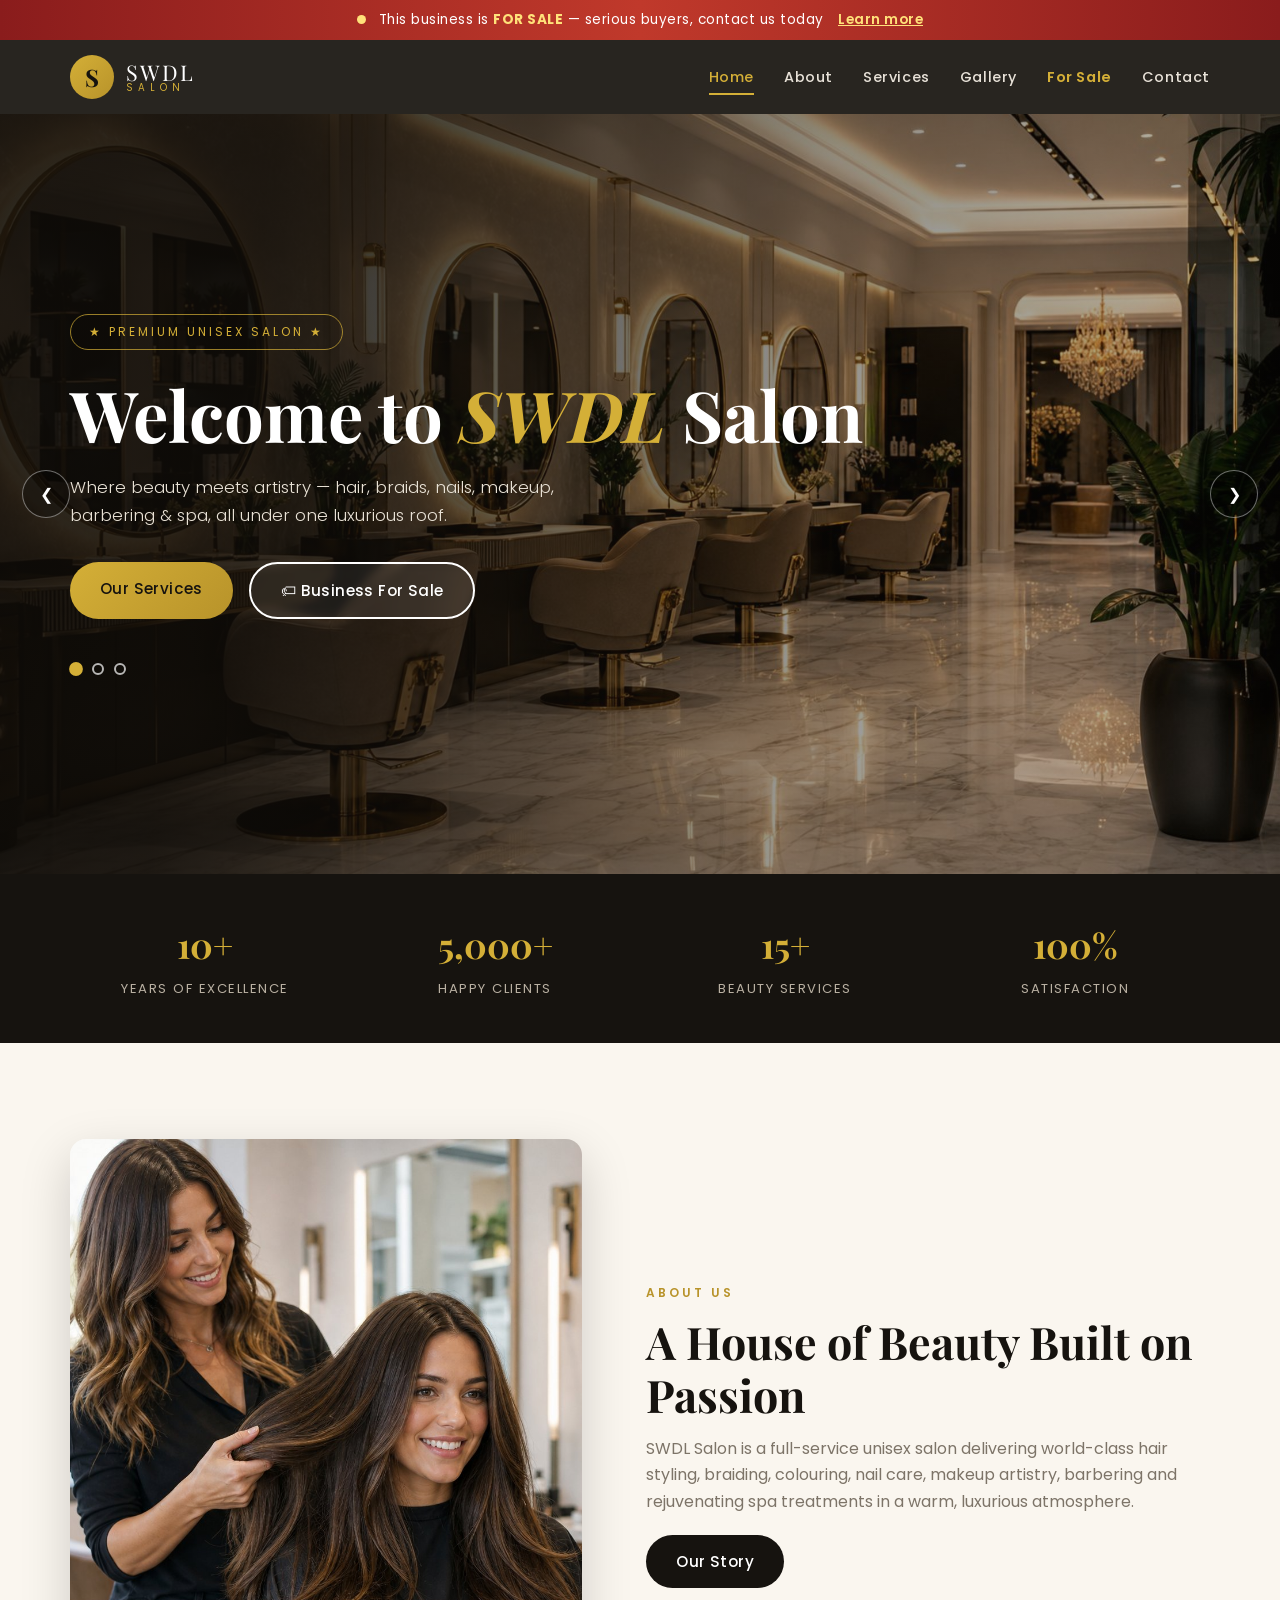
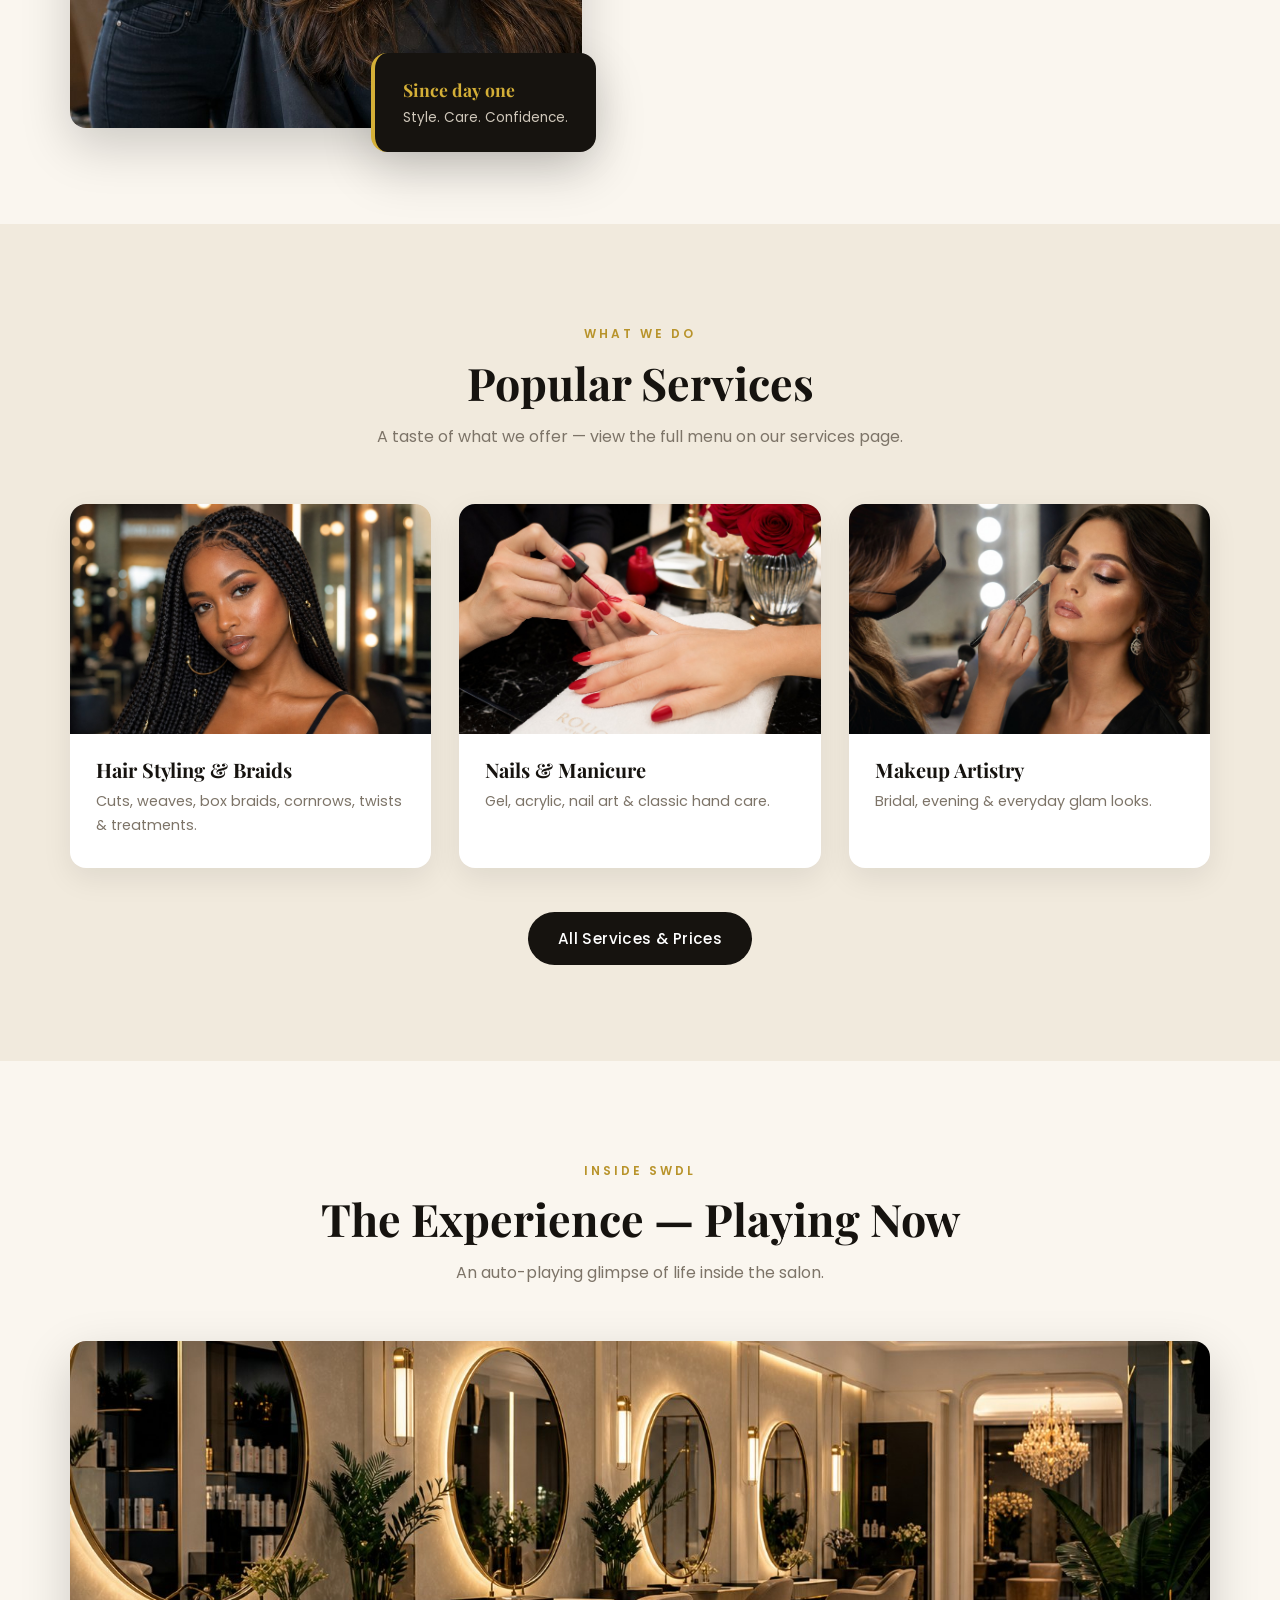
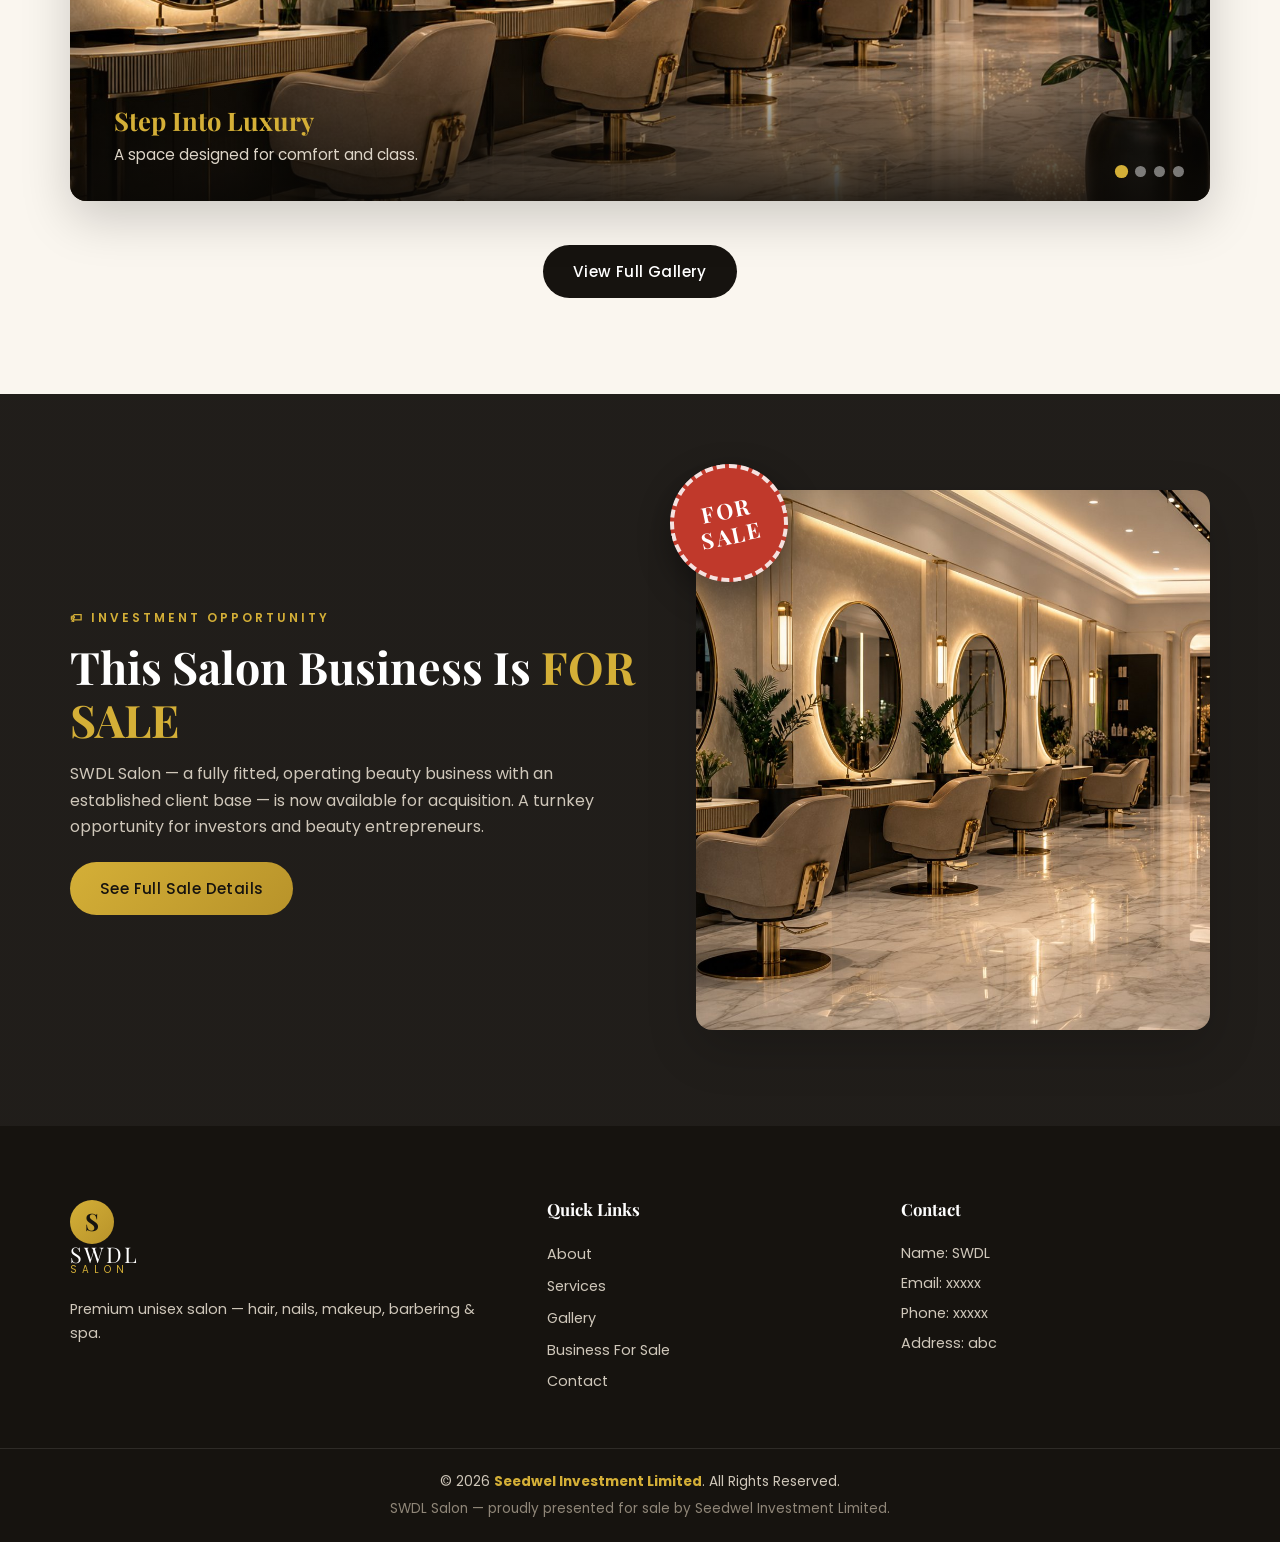
<file: index.html>
<!DOCTYPE html>
<html lang="en">
<head>
  <meta charset="UTF-8" />
  <meta name="viewport" content="width=device-width, initial-scale=1.0" />
  <title>SWDL Salon — Premium Beauty &amp; Grooming | Business For Sale</title>
  <meta name="description" content="SWDL — a premium unisex salon. Hair, braids, nails, makeup, barbering & spa. This business is FOR SALE by Seedwel Investment Limited." />
  <link rel="preconnect" href="https://fonts.googleapis.com" />
  <link rel="preconnect" href="https://fonts.gstatic.com" crossorigin />
  <link href="https://fonts.googleapis.com/css2?family=Playfair+Display:ital,wght@0,500;0,700;1,500&family=Poppins:wght@300;400;500;600&display=swap" rel="stylesheet" />
  <link rel="stylesheet" href="css/style.css" />
</head>
<body>

  <!-- ======= FOR SALE RIBBON ======= -->
  <div class="sale-ribbon">
    <span class="blink-dot"></span>
    This business is <strong>FOR SALE</strong> — serious buyers, contact us today
    <a href="for-sale.html" class="ribbon-link">Learn more</a>
  </div>

  <!-- ======= NAVBAR ======= -->
  <header class="navbar" id="navbar">
    <div class="container nav-inner">
      <a href="index.html" class="brand">
        <span class="brand-mark">S</span>
        <span class="brand-text">SWDL<small>Salon</small></span>
      </a>
      <nav class="nav-links" id="navLinks">
        <a href="index.html">Home</a>
        <a href="about.html">About</a>
        <a href="services.html">Services</a>
        <a href="gallery.html">Gallery</a>
        <a href="for-sale.html" class="nav-sale">For Sale</a>
        <a href="contact.html">Contact</a>
      </nav>
      <button class="nav-toggle" id="navToggle" aria-label="Toggle menu">
        <span></span><span></span><span></span>
      </button>
    </div>
  </header>

  <!-- ======= HERO / AUTO-PLAYING SLIDESHOW ======= -->
  <section class="hero" id="home">
    <div class="hero-slider" id="heroSlider">
      <div class="hero-slide active" style="background-image:url('images/hero1.jpg')"></div>
      <div class="hero-slide" style="background-image:url('images/hero2.jpg')"></div>
      <div class="hero-slide" style="background-image:url('images/hero3.jpg')"></div>
    </div>
    <div class="hero-overlay"></div>
    <div class="hero-content container">
      <span class="hero-badge">★ Premium Unisex Salon ★</span>
      <h1>Welcome to <em>SWDL</em> Salon</h1>
      <p>Where beauty meets artistry — hair, braids, nails, makeup, barbering &amp; spa, all under one luxurious roof.</p>
      <div class="hero-cta">
        <a href="services.html" class="btn btn-gold">Our Services</a>
        <a href="for-sale.html" class="btn btn-outline">🏷 Business For Sale</a>
      </div>
      <div class="hero-dots" id="heroDots">
        <button class="dot active" aria-label="Slide 1"></button>
        <button class="dot" aria-label="Slide 2"></button>
        <button class="dot" aria-label="Slide 3"></button>
      </div>
    </div>
    <div class="hero-arrows">
      <button id="heroPrev" aria-label="Previous slide">&#10094;</button>
      <button id="heroNext" aria-label="Next slide">&#10095;</button>
    </div>
  </section>

  <!-- ======= STATS STRIP ======= -->
  <section class="stats">
    <div class="container stats-grid">
      <div class="stat"><strong>10+</strong><span>Years of Excellence</span></div>
      <div class="stat"><strong>5,000+</strong><span>Happy Clients</span></div>
      <div class="stat"><strong>15+</strong><span>Beauty Services</span></div>
      <div class="stat"><strong>100%</strong><span>Satisfaction</span></div>
    </div>
  </section>

  <!-- ======= ABOUT PREVIEW ======= -->
  <section class="about section" id="about">
    <div class="container about-grid">
      <div class="about-media">
        <img src="images/hero2.jpg" alt="Stylist at work at SWDL Salon" />
        <div class="about-card">
          <strong>Since day one</strong>
          <span>Style. Care. Confidence.</span>
        </div>
      </div>
      <div class="about-text">
        <span class="eyebrow">About Us</span>
        <h2>A House of Beauty Built on Passion</h2>
        <p>SWDL Salon is a full-service unisex salon delivering world-class hair styling, braiding, colouring, nail care, makeup artistry, barbering and rejuvenating spa treatments in a warm, luxurious atmosphere.</p>
        <a href="about.html" class="btn btn-dark">Our Story</a>
      </div>
    </div>
  </section>

  <!-- ======= SERVICES PREVIEW ======= -->
  <section class="services section" id="services">
    <div class="container">
      <div class="section-head">
        <span class="eyebrow">What We Do</span>
        <h2>Popular Services</h2>
        <p>A taste of what we offer — view the full menu on our services page.</p>
      </div>
      <div class="services-grid">
        <article class="service-card">
          <div class="service-img"><img src="images/hero3.jpg" alt="Hair styling and braids" /></div>
          <div class="service-body">
            <h3>Hair Styling &amp; Braids</h3>
            <p>Cuts, weaves, box braids, cornrows, twists &amp; treatments.</p>
          </div>
        </article>
        <article class="service-card">
          <div class="service-img"><img src="images/gallery-nails.jpg" alt="Manicure and nails" /></div>
          <div class="service-body">
            <h3>Nails &amp; Manicure</h3>
            <p>Gel, acrylic, nail art &amp; classic hand care.</p>
          </div>
        </article>
        <article class="service-card">
          <div class="service-img"><img src="images/gallery-makeup.jpg" alt="Makeup artistry" /></div>
          <div class="service-body">
            <h3>Makeup Artistry</h3>
            <p>Bridal, evening &amp; everyday glam looks.</p>
          </div>
        </article>
      </div>
      <div class="center-btn">
        <a href="services.html" class="btn btn-dark">All Services &amp; Prices</a>
      </div>
    </div>
  </section>

  <!-- ======= AUTO-PLAYING FEATURED SLIDER ======= -->
  <section class="gallery section">
    <div class="container">
      <div class="section-head">
        <span class="eyebrow">Inside SWDL</span>
        <h2>The Experience — Playing Now</h2>
        <p>An auto-playing glimpse of life inside the salon.</p>
      </div>
      <div class="feature-slider" id="featureSlider">
        <div class="feature-slide active">
          <img src="images/hero1.jpg" alt="SWDL salon interior" />
          <div class="feature-caption"><h3>Step Into Luxury</h3><p>A space designed for comfort and class.</p></div>
        </div>
        <div class="feature-slide">
          <img src="images/gallery-spa.jpg" alt="Spa treatment" />
          <div class="feature-caption"><h3>Unwind &amp; Recharge</h3><p>Spa therapies that melt stress away.</p></div>
        </div>
        <div class="feature-slide">
          <img src="images/gallery-makeup.jpg" alt="Makeup artistry" />
          <div class="feature-caption"><h3>Flawless Finishes</h3><p>Makeup that turns heads at every occasion.</p></div>
        </div>
        <div class="feature-slide">
          <img src="images/gallery-barber.jpg" alt="Barbering" />
          <div class="feature-caption"><h3>Sharp &amp; Clean</h3><p>Precision cuts for the modern gentleman.</p></div>
        </div>
        <div class="feature-dots" id="featureDots"></div>
      </div>
      <div class="center-btn">
        <a href="gallery.html" class="btn btn-dark">View Full Gallery</a>
      </div>
    </div>
  </section>

  <!-- ======= FOR SALE TEASER ======= -->
  <section class="for-sale section" id="for-sale">
    <div class="container for-sale-grid">
      <div class="for-sale-text">
        <span class="eyebrow light">🏷 Investment Opportunity</span>
        <h2>This Salon Business Is <span class="gold">FOR SALE</span></h2>
        <p>SWDL Salon — a fully fitted, operating beauty business with an established client base — is now available for acquisition. A turnkey opportunity for investors and beauty entrepreneurs.</p>
        <a href="for-sale.html" class="btn btn-gold">See Full Sale Details</a>
      </div>
      <div class="for-sale-media">
        <img src="images/hero1.jpg" alt="SWDL Salon for sale" />
        <div class="sale-stamp">FOR<br />SALE</div>
      </div>
    </div>
  </section>

  <!-- ======= FOOTER ======= -->
  <footer class="footer">
    <div class="container footer-grid">
      <div>
        <a href="index.html" class="brand light">
          <span class="brand-mark">S</span>
          <span class="brand-text">SWDL<small>Salon</small></span>
        </a>
        <p class="footer-blurb">Premium unisex salon — hair, nails, makeup, barbering &amp; spa.</p>
      </div>
      <div>
        <h4>Quick Links</h4>
        <a href="about.html">About</a>
        <a href="services.html">Services</a>
        <a href="gallery.html">Gallery</a>
        <a href="for-sale.html">Business For Sale</a>
        <a href="contact.html">Contact</a>
      </div>
      <div>
        <h4>Contact</h4>
        <p>Name: SWDL</p>
        <p>Email: xxxxx</p>
        <p>Phone: xxxxx</p>
        <p>Address: abc</p>
      </div>
    </div>
    <div class="footer-bottom">
      <div class="container">
        <p>© <span id="year">2026</span> <strong>Seedwel Investment Limited</strong>. All Rights Reserved.</p>
        <p class="footer-tag">SWDL Salon — proudly presented for sale by Seedwel Investment Limited.</p>
      </div>
    </div>
  </footer>

  <script src="js/main.js"></script>
</body>
</html>
</file>
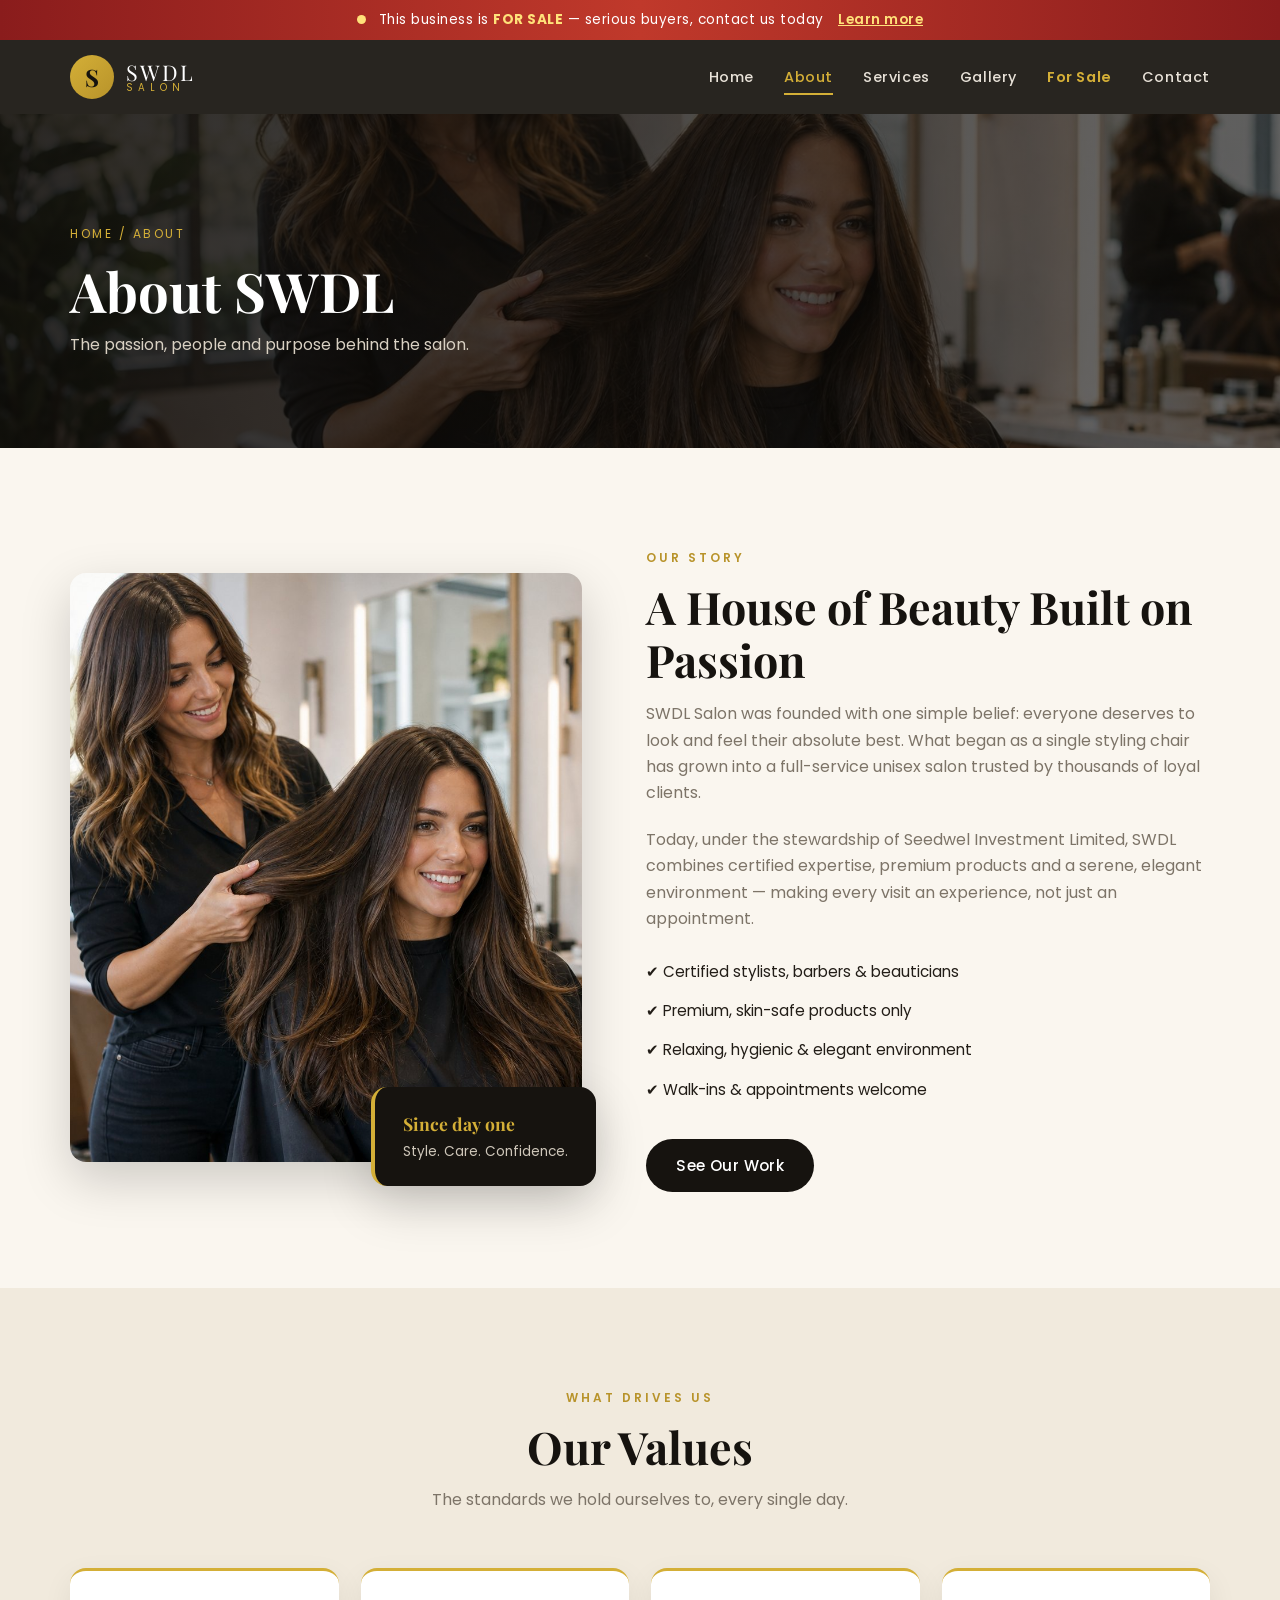
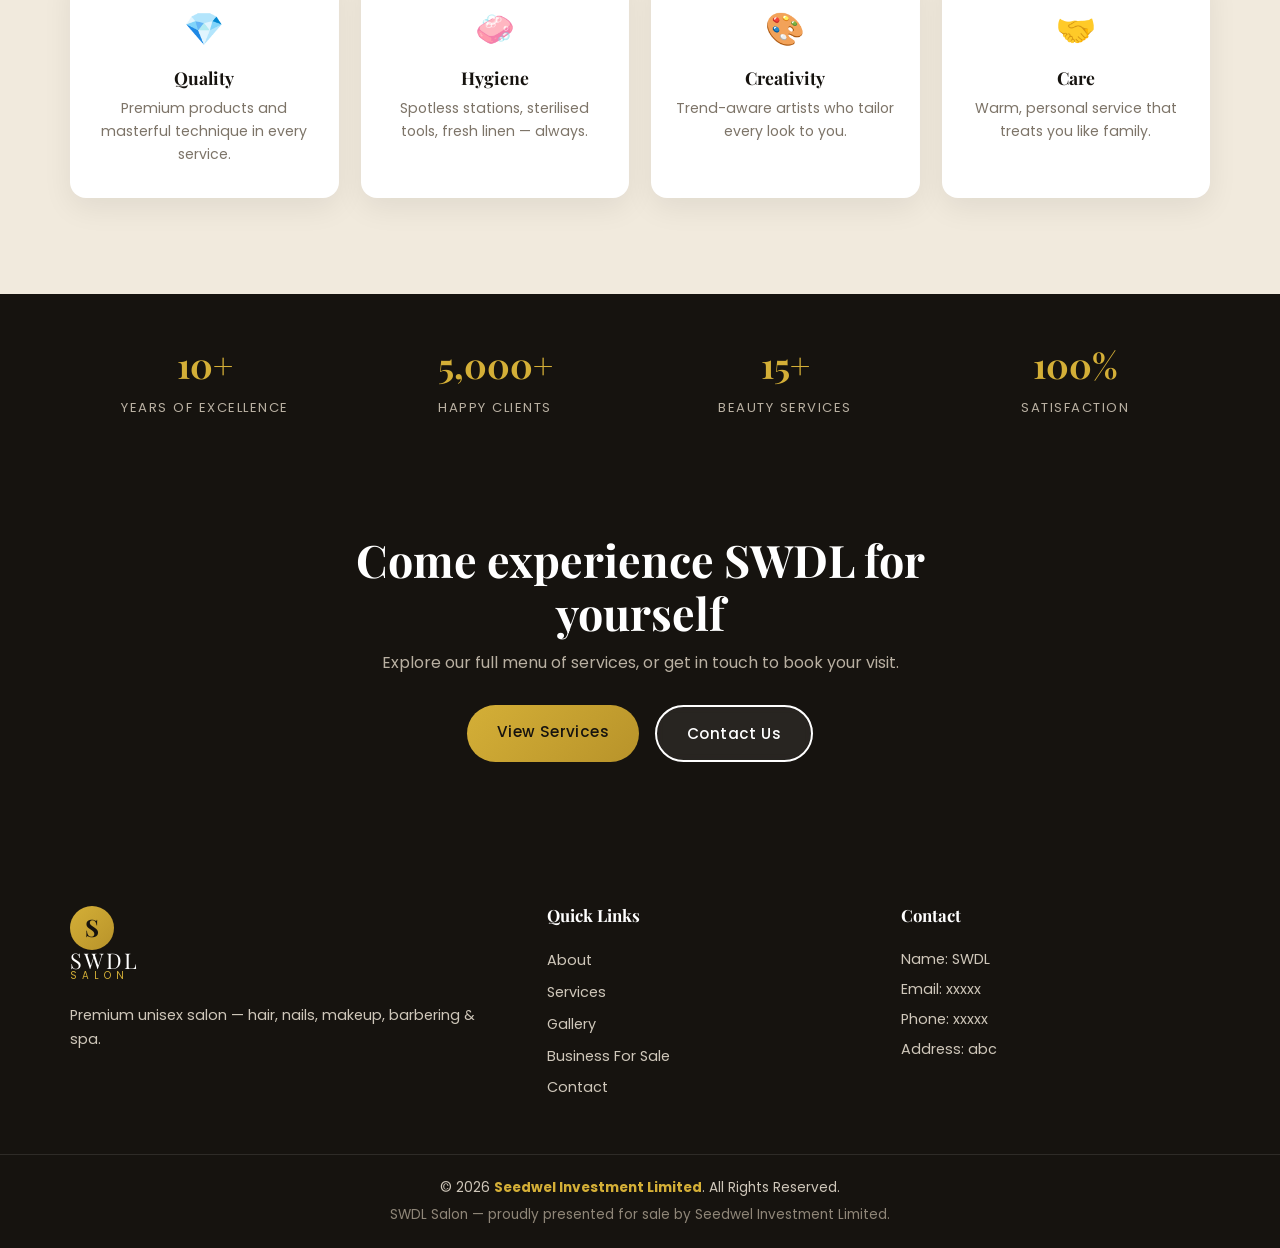
<file: about.html>
<!DOCTYPE html>
<html lang="en">
<head>
  <meta charset="UTF-8" />
  <meta name="viewport" content="width=device-width, initial-scale=1.0" />
  <title>About Us — SWDL Salon | Seedwel Investment Limited</title>
  <meta name="description" content="The story of SWDL Salon — premium unisex salon by Seedwel Investment Limited." />
  <link rel="preconnect" href="https://fonts.googleapis.com" />
  <link rel="preconnect" href="https://fonts.gstatic.com" crossorigin />
  <link href="https://fonts.googleapis.com/css2?family=Playfair+Display:ital,wght@0,500;0,700;1,500&family=Poppins:wght@300;400;500;600&display=swap" rel="stylesheet" />
  <link rel="stylesheet" href="css/style.css" />
</head>
<body>

  <div class="sale-ribbon">
    <span class="blink-dot"></span>
    This business is <strong>FOR SALE</strong> — serious buyers, contact us today
    <a href="for-sale.html" class="ribbon-link">Learn more</a>
  </div>

  <header class="navbar" id="navbar">
    <div class="container nav-inner">
      <a href="index.html" class="brand">
        <span class="brand-mark">S</span>
        <span class="brand-text">SWDL<small>Salon</small></span>
      </a>
      <nav class="nav-links" id="navLinks">
        <a href="index.html">Home</a>
        <a href="about.html">About</a>
        <a href="services.html">Services</a>
        <a href="gallery.html">Gallery</a>
        <a href="for-sale.html" class="nav-sale">For Sale</a>
        <a href="contact.html">Contact</a>
      </nav>
      <button class="nav-toggle" id="navToggle" aria-label="Toggle menu">
        <span></span><span></span><span></span>
      </button>
    </div>
  </header>

  <!-- ======= PAGE BANNER ======= -->
  <section class="page-banner" style="background-image:url('images/hero2.jpg')">
    <div class="page-banner-overlay"></div>
    <div class="container">
      <span class="crumb">Home / About</span>
      <h1>About SWDL</h1>
      <p>The passion, people and purpose behind the salon.</p>
    </div>
  </section>

  <!-- ======= STORY ======= -->
  <section class="about section">
    <div class="container about-grid">
      <div class="about-media">
        <img src="images/hero2.jpg" alt="Stylist at work at SWDL Salon" />
        <div class="about-card">
          <strong>Since day one</strong>
          <span>Style. Care. Confidence.</span>
        </div>
      </div>
      <div class="about-text">
        <span class="eyebrow">Our Story</span>
        <h2>A House of Beauty Built on Passion</h2>
        <p>SWDL Salon was founded with one simple belief: everyone deserves to look and feel their absolute best. What began as a single styling chair has grown into a full-service unisex salon trusted by thousands of loyal clients.</p>
        <p>Today, under the stewardship of Seedwel Investment Limited, SWDL combines certified expertise, premium products and a serene, elegant environment — making every visit an experience, not just an appointment.</p>
        <ul class="about-list">
          <li>✔ Certified stylists, barbers &amp; beauticians</li>
          <li>✔ Premium, skin-safe products only</li>
          <li>✔ Relaxing, hygienic &amp; elegant environment</li>
          <li>✔ Walk-ins &amp; appointments welcome</li>
        </ul>
        <a href="gallery.html" class="btn btn-dark">See Our Work</a>
      </div>
    </div>
  </section>

  <!-- ======= VALUES ======= -->
  <section class="services section">
    <div class="container">
      <div class="section-head">
        <span class="eyebrow">What Drives Us</span>
        <h2>Our Values</h2>
        <p>The standards we hold ourselves to, every single day.</p>
      </div>
      <div class="value-grid">
        <div class="value-card">
          <div class="value-icon">💎</div>
          <h3>Quality</h3>
          <p>Premium products and masterful technique in every service.</p>
        </div>
        <div class="value-card">
          <div class="value-icon">🧼</div>
          <h3>Hygiene</h3>
          <p>Spotless stations, sterilised tools, fresh linen — always.</p>
        </div>
        <div class="value-card">
          <div class="value-icon">🎨</div>
          <h3>Creativity</h3>
          <p>Trend-aware artists who tailor every look to you.</p>
        </div>
        <div class="value-card">
          <div class="value-icon">🤝</div>
          <h3>Care</h3>
          <p>Warm, personal service that treats you like family.</p>
        </div>
      </div>
    </div>
  </section>

  <!-- ======= STATS ======= -->
  <section class="stats">
    <div class="container stats-grid">
      <div class="stat"><strong>10+</strong><span>Years of Excellence</span></div>
      <div class="stat"><strong>5,000+</strong><span>Happy Clients</span></div>
      <div class="stat"><strong>15+</strong><span>Beauty Services</span></div>
      <div class="stat"><strong>100%</strong><span>Satisfaction</span></div>
    </div>
  </section>

  <!-- ======= CTA BAND ======= -->
  <section class="cta-band">
    <div class="container">
      <h2>Come experience SWDL for yourself</h2>
      <p>Explore our full menu of services, or get in touch to book your visit.</p>
      <div class="cta-btns">
        <a href="services.html" class="btn btn-gold">View Services</a>
        <a href="contact.html" class="btn btn-outline">Contact Us</a>
      </div>
    </div>
  </section>

  <footer class="footer">
    <div class="container footer-grid">
      <div>
        <a href="index.html" class="brand light">
          <span class="brand-mark">S</span>
          <span class="brand-text">SWDL<small>Salon</small></span>
        </a>
        <p class="footer-blurb">Premium unisex salon — hair, nails, makeup, barbering &amp; spa.</p>
      </div>
      <div>
        <h4>Quick Links</h4>
        <a href="about.html">About</a>
        <a href="services.html">Services</a>
        <a href="gallery.html">Gallery</a>
        <a href="for-sale.html">Business For Sale</a>
        <a href="contact.html">Contact</a>
      </div>
      <div>
        <h4>Contact</h4>
        <p>Name: SWDL</p>
        <p>Email: xxxxx</p>
        <p>Phone: xxxxx</p>
        <p>Address: abc</p>
      </div>
    </div>
    <div class="footer-bottom">
      <div class="container">
        <p>© <span id="year">2026</span> <strong>Seedwel Investment Limited</strong>. All Rights Reserved.</p>
        <p class="footer-tag">SWDL Salon — proudly presented for sale by Seedwel Investment Limited.</p>
      </div>
    </div>
  </footer>

  <script src="js/main.js"></script>
</body>
</html>
</file>
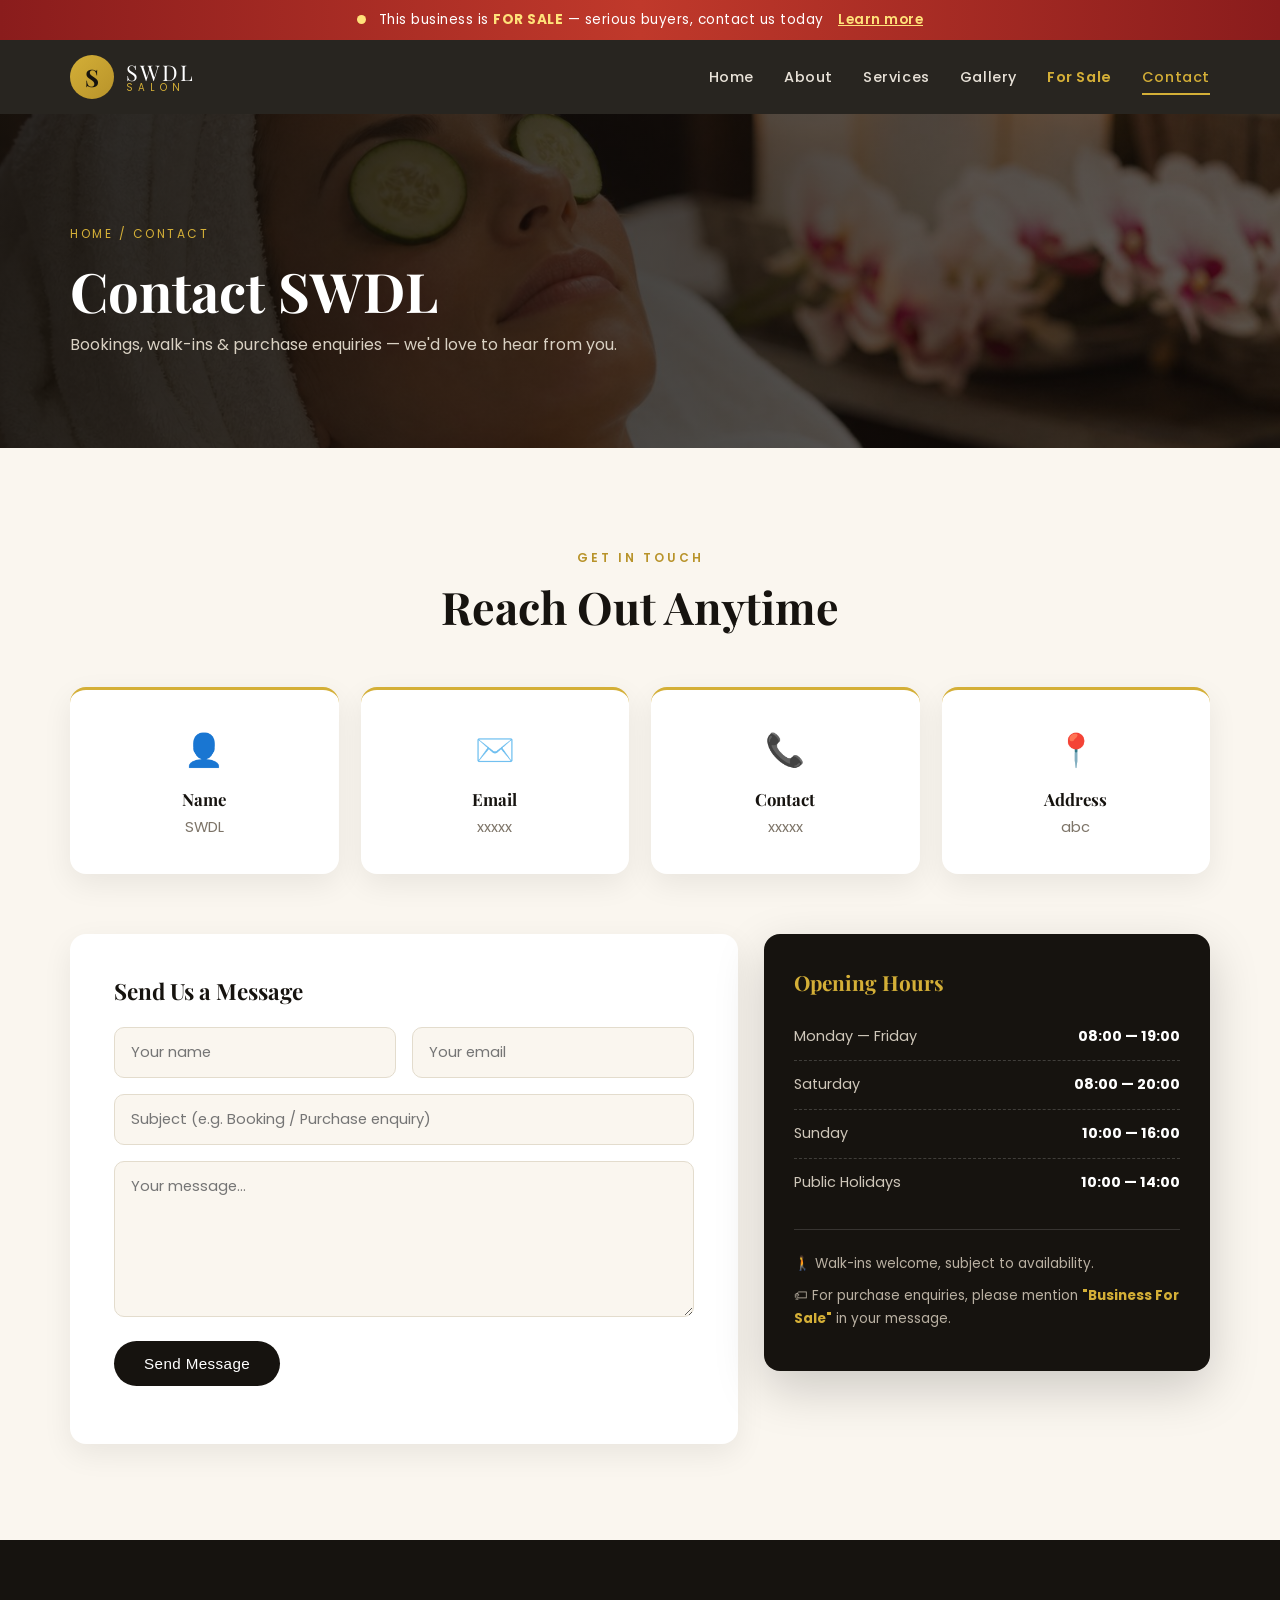
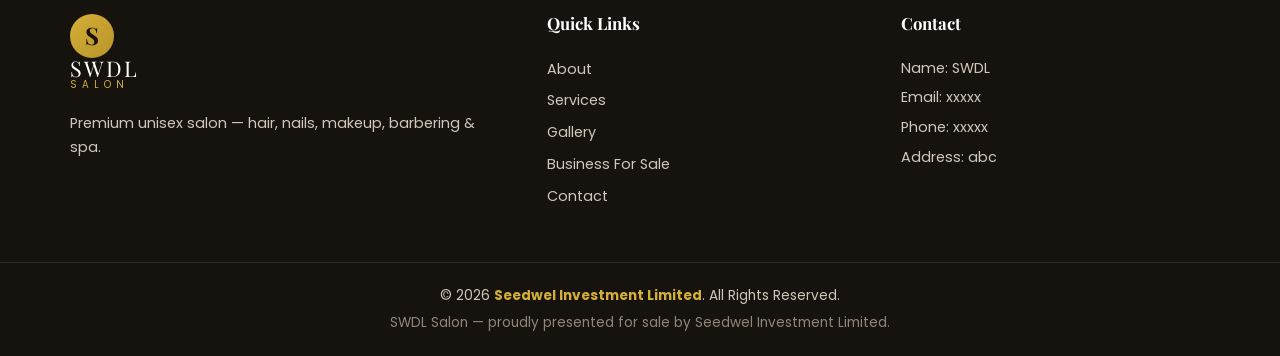
<file: contact.html>
<!DOCTYPE html>
<html lang="en">
<head>
  <meta charset="UTF-8" />
  <meta name="viewport" content="width=device-width, initial-scale=1.0" />
  <title>Contact — SWDL Salon</title>
  <meta name="description" content="Contact SWDL Salon — bookings, walk-ins and business purchase enquiries." />
  <link rel="preconnect" href="https://fonts.googleapis.com" />
  <link rel="preconnect" href="https://fonts.gstatic.com" crossorigin />
  <link href="https://fonts.googleapis.com/css2?family=Playfair+Display:ital,wght@0,500;0,700;1,500&family=Poppins:wght@300;400;500;600&display=swap" rel="stylesheet" />
  <link rel="stylesheet" href="css/style.css" />
</head>
<body>

  <div class="sale-ribbon">
    <span class="blink-dot"></span>
    This business is <strong>FOR SALE</strong> — serious buyers, contact us today
    <a href="for-sale.html" class="ribbon-link">Learn more</a>
  </div>

  <header class="navbar" id="navbar">
    <div class="container nav-inner">
      <a href="index.html" class="brand">
        <span class="brand-mark">S</span>
        <span class="brand-text">SWDL<small>Salon</small></span>
      </a>
      <nav class="nav-links" id="navLinks">
        <a href="index.html">Home</a>
        <a href="about.html">About</a>
        <a href="services.html">Services</a>
        <a href="gallery.html">Gallery</a>
        <a href="for-sale.html" class="nav-sale">For Sale</a>
        <a href="contact.html">Contact</a>
      </nav>
      <button class="nav-toggle" id="navToggle" aria-label="Toggle menu">
        <span></span><span></span><span></span>
      </button>
    </div>
  </header>

  <section class="page-banner" style="background-image:url('images/gallery-spa.jpg')">
    <div class="page-banner-overlay"></div>
    <div class="container">
      <span class="crumb">Home / Contact</span>
      <h1>Contact SWDL</h1>
      <p>Bookings, walk-ins &amp; purchase enquiries — we'd love to hear from you.</p>
    </div>
  </section>

  <!-- ======= CONTACT ======= -->
  <section class="contact section" id="contact">
    <div class="container">
      <div class="section-head">
        <span class="eyebrow">Get In Touch</span>
        <h2>Reach Out Anytime</h2>
      </div>
      <div class="contact-grid">
        <div class="contact-card">
          <div class="contact-icon">👤</div>
          <h3>Name</h3>
          <p>SWDL</p>
        </div>
        <div class="contact-card">
          <div class="contact-icon">✉️</div>
          <h3>Email</h3>
          <p><a href="mailto:xxxxx">xxxxx</a></p>
        </div>
        <div class="contact-card">
          <div class="contact-icon">📞</div>
          <h3>Contact</h3>
          <p><a href="tel:xxxxx">xxxxx</a></p>
        </div>
        <div class="contact-card">
          <div class="contact-icon">📍</div>
          <h3>Address</h3>
          <p>abc</p>
        </div>
      </div>

      <div class="contact-layout">
        <form class="contact-form" id="contactForm">
          <h3>Send Us a Message</h3>
          <div class="form-row">
            <input type="text" placeholder="Your name" required />
            <input type="email" placeholder="Your email" required />
          </div>
          <input type="text" placeholder="Subject (e.g. Booking / Purchase enquiry)" />
          <textarea rows="6" placeholder="Your message…" required></textarea>
          <button type="submit" class="btn btn-dark">Send Message</button>
          <p class="form-note" id="formNote"></p>
        </form>

        <aside class="hours-card">
          <h3>Opening Hours</h3>
          <ul class="hours-list">
            <li><span>Monday — Friday</span><strong>08:00 — 19:00</strong></li>
            <li><span>Saturday</span><strong>08:00 — 20:00</strong></li>
            <li><span>Sunday</span><strong>10:00 — 16:00</strong></li>
            <li><span>Public Holidays</span><strong>10:00 — 14:00</strong></li>
          </ul>
          <div class="hours-note">
            <p>🚶 Walk-ins welcome, subject to availability.</p>
            <p>🏷 For purchase enquiries, please mention <strong>"Business For Sale"</strong> in your message.</p>
          </div>
        </aside>
      </div>
    </div>
  </section>

  <footer class="footer">
    <div class="container footer-grid">
      <div>
        <a href="index.html" class="brand light">
          <span class="brand-mark">S</span>
          <span class="brand-text">SWDL<small>Salon</small></span>
        </a>
        <p class="footer-blurb">Premium unisex salon — hair, nails, makeup, barbering &amp; spa.</p>
      </div>
      <div>
        <h4>Quick Links</h4>
        <a href="about.html">About</a>
        <a href="services.html">Services</a>
        <a href="gallery.html">Gallery</a>
        <a href="for-sale.html">Business For Sale</a>
        <a href="contact.html">Contact</a>
      </div>
      <div>
        <h4>Contact</h4>
        <p>Name: SWDL</p>
        <p>Email: xxxxx</p>
        <p>Phone: xxxxx</p>
        <p>Address: abc</p>
      </div>
    </div>
    <div class="footer-bottom">
      <div class="container">
        <p>© <span id="year">2026</span> <strong>Seedwel Investment Limited</strong>. All Rights Reserved.</p>
        <p class="footer-tag">SWDL Salon — proudly presented for sale by Seedwel Investment Limited.</p>
      </div>
    </div>
  </footer>

  <script src="js/main.js"></script>
</body>
</html>
</file>
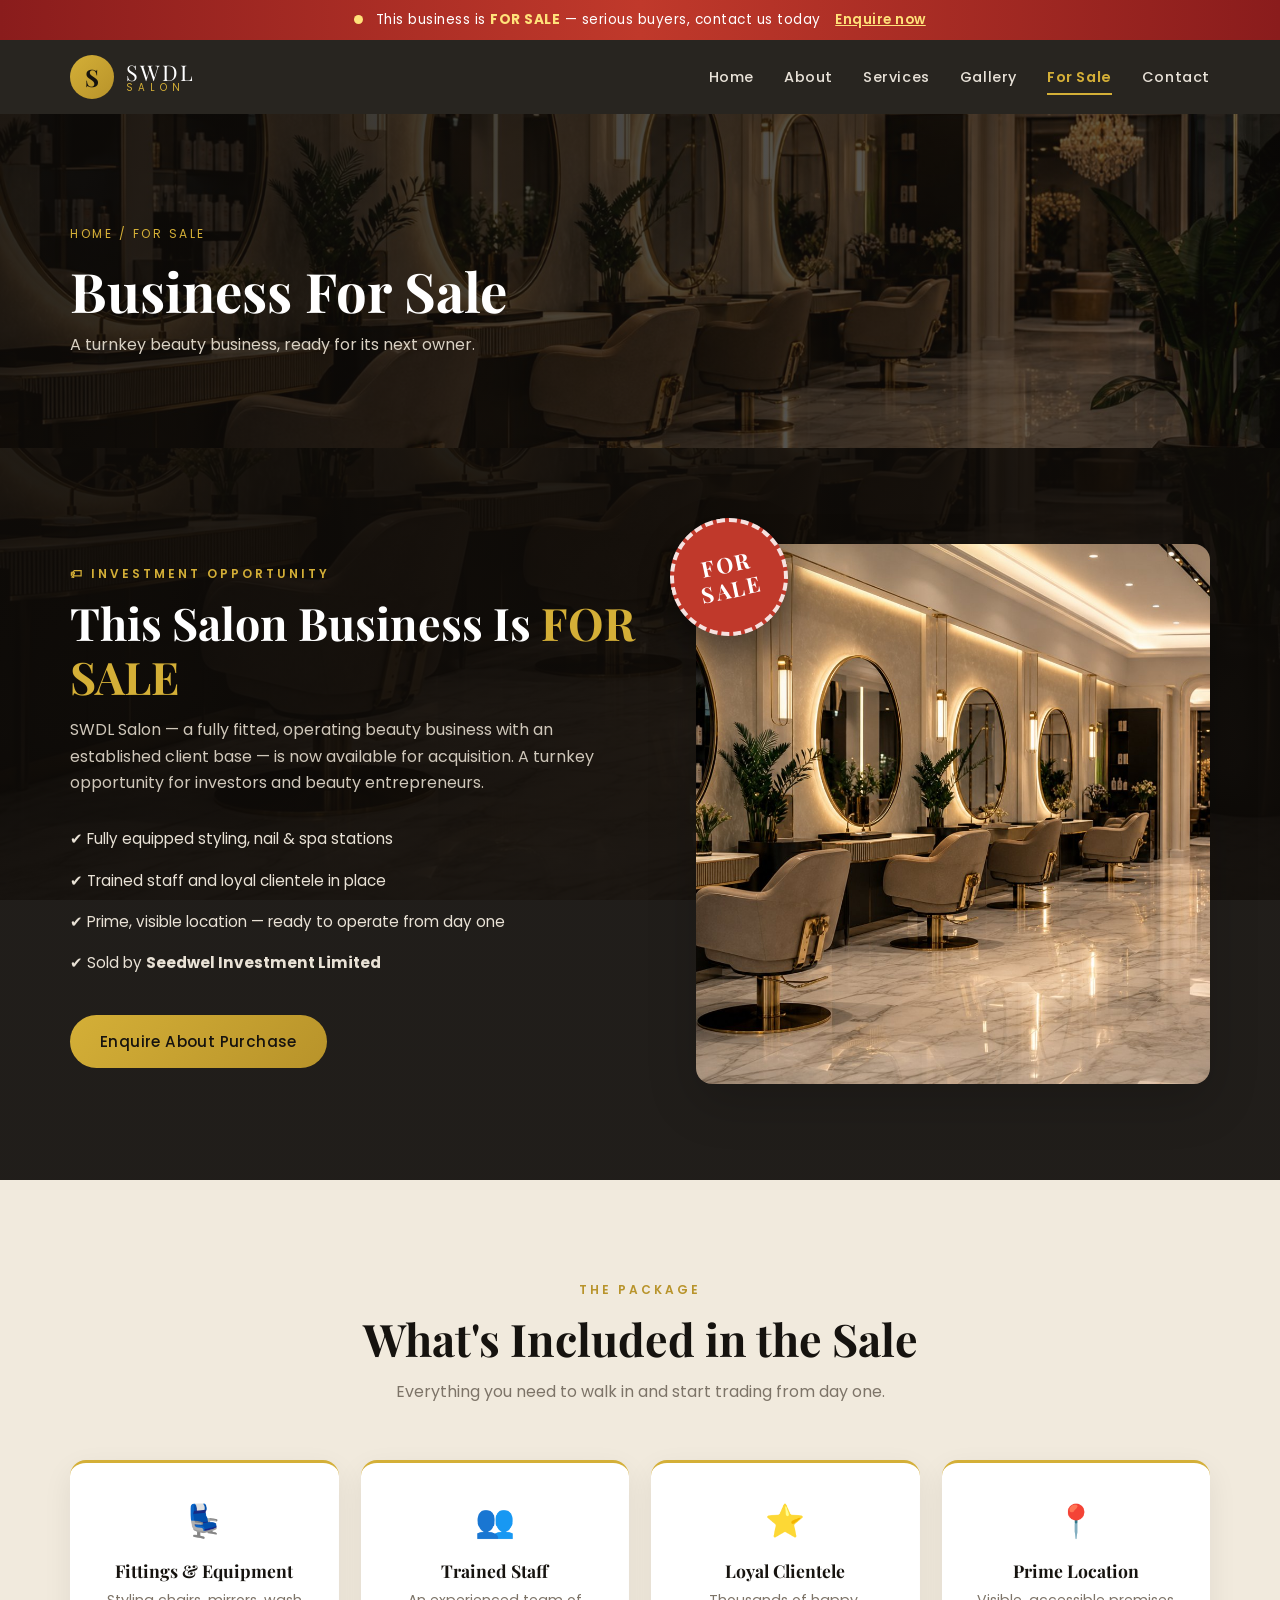
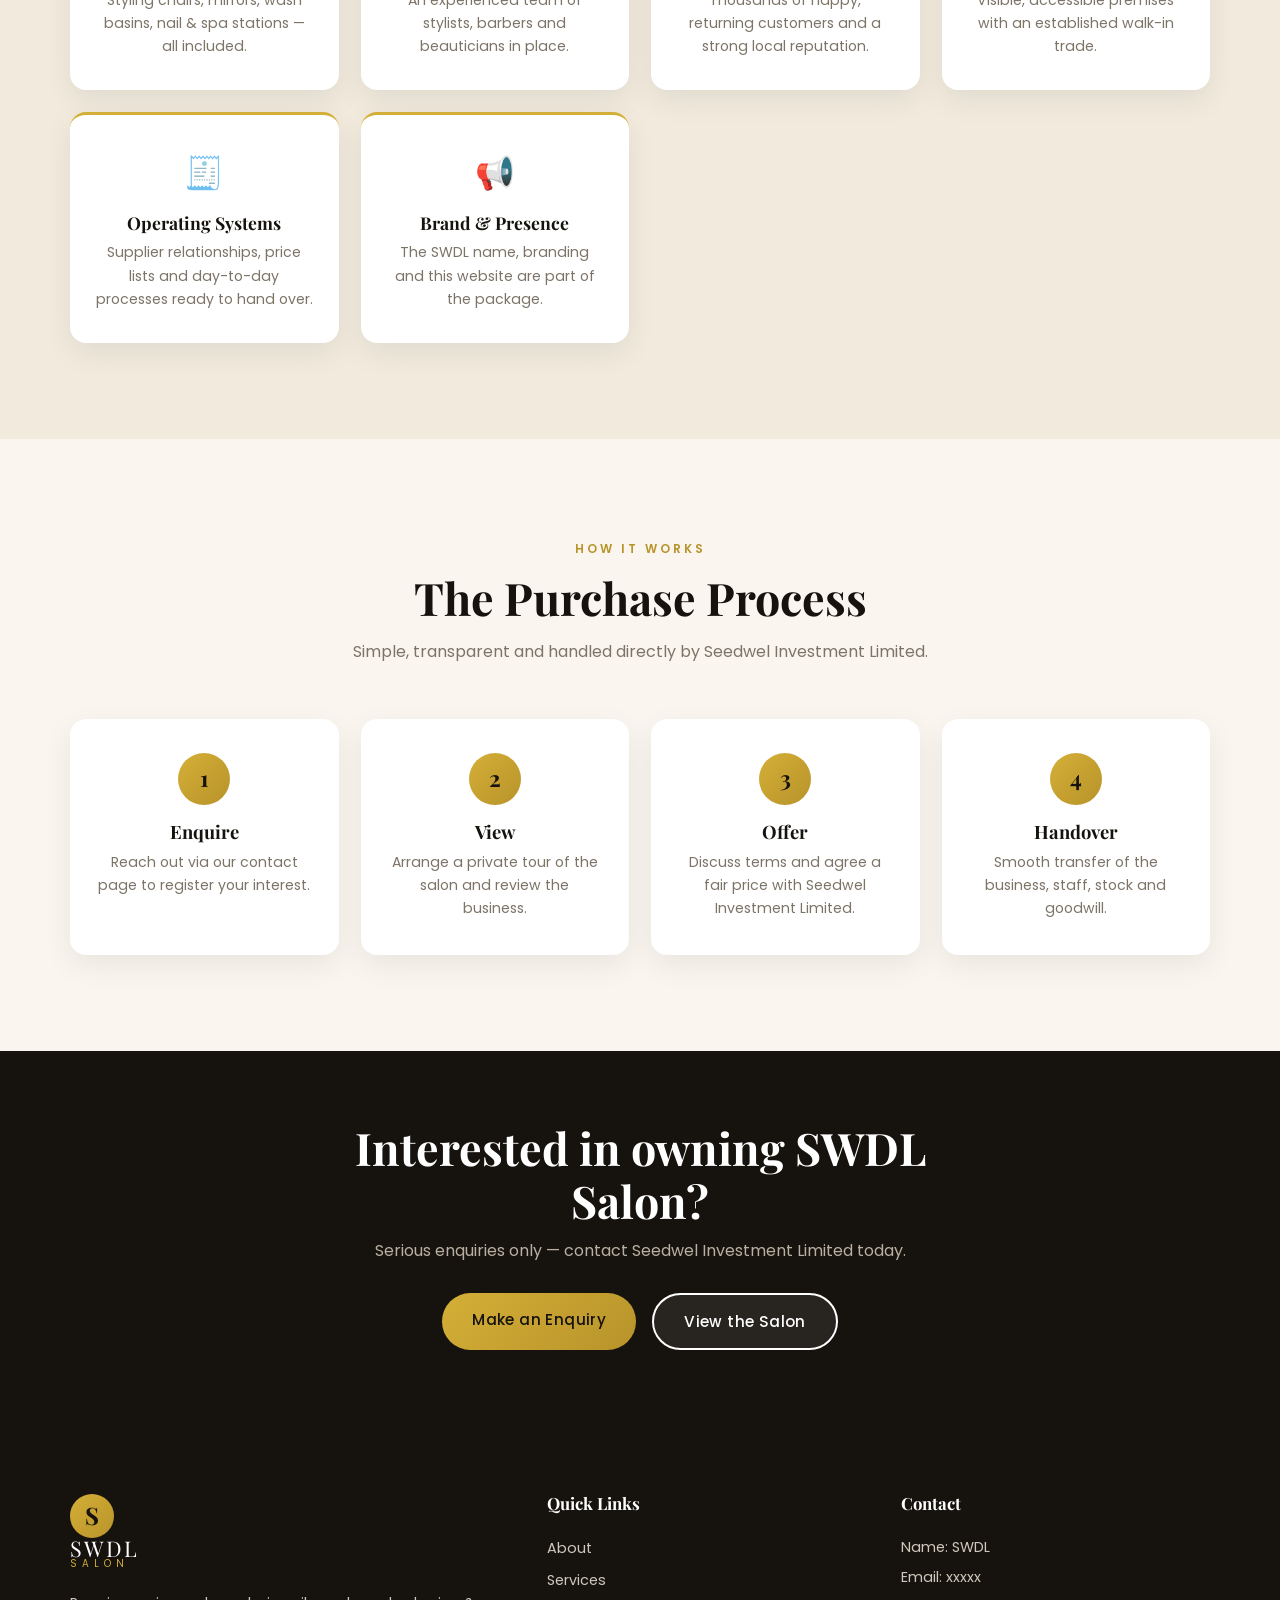
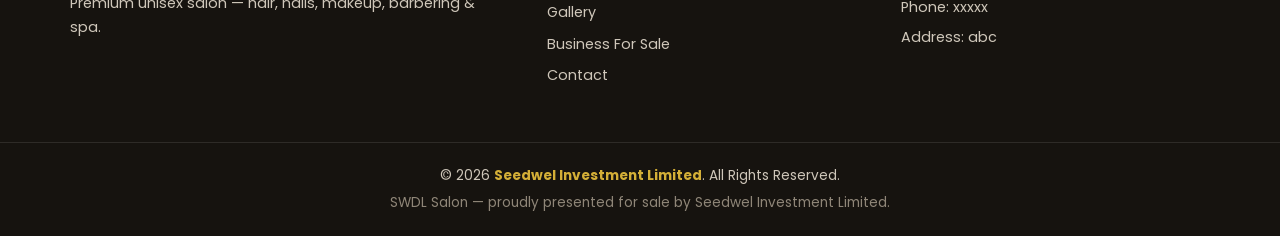
<file: for-sale.html>
<!DOCTYPE html>
<html lang="en">
<head>
  <meta charset="UTF-8" />
  <meta name="viewport" content="width=device-width, initial-scale=1.0" />
  <title>Business For Sale — SWDL Salon | Seedwel Investment Limited</title>
  <meta name="description" content="SWDL Salon is FOR SALE — a turnkey, fully equipped beauty business offered by Seedwel Investment Limited. Enquire today." />
  <link rel="preconnect" href="https://fonts.googleapis.com" />
  <link rel="preconnect" href="https://fonts.gstatic.com" crossorigin />
  <link href="https://fonts.googleapis.com/css2?family=Playfair+Display:ital,wght@0,500;0,700;1,500&family=Poppins:wght@300;400;500;600&display=swap" rel="stylesheet" />
  <link rel="stylesheet" href="css/style.css" />
</head>
<body>

  <div class="sale-ribbon">
    <span class="blink-dot"></span>
    This business is <strong>FOR SALE</strong> — serious buyers, contact us today
    <a href="contact.html" class="ribbon-link">Enquire now</a>
  </div>

  <header class="navbar" id="navbar">
    <div class="container nav-inner">
      <a href="index.html" class="brand">
        <span class="brand-mark">S</span>
        <span class="brand-text">SWDL<small>Salon</small></span>
      </a>
      <nav class="nav-links" id="navLinks">
        <a href="index.html">Home</a>
        <a href="about.html">About</a>
        <a href="services.html">Services</a>
        <a href="gallery.html">Gallery</a>
        <a href="for-sale.html" class="nav-sale">For Sale</a>
        <a href="contact.html">Contact</a>
      </nav>
      <button class="nav-toggle" id="navToggle" aria-label="Toggle menu">
        <span></span><span></span><span></span>
      </button>
    </div>
  </header>

  <section class="page-banner" style="background-image:url('images/hero1.jpg')">
    <div class="page-banner-overlay"></div>
    <div class="container">
      <span class="crumb">Home / For Sale</span>
      <h1>Business For Sale</h1>
      <p>A turnkey beauty business, ready for its next owner.</p>
    </div>
  </section>

  <!-- ======= FOR SALE ======= -->
  <section class="for-sale section" id="for-sale">
    <div class="container for-sale-grid">
      <div class="for-sale-text">
        <span class="eyebrow light">🏷 Investment Opportunity</span>
        <h2>This Salon Business Is <span class="gold">FOR SALE</span></h2>
        <p>SWDL Salon — a fully fitted, operating beauty business with an established client base — is now available for acquisition. A turnkey opportunity for investors and beauty entrepreneurs.</p>
        <ul class="sale-list">
          <li>✔ Fully equipped styling, nail &amp; spa stations</li>
          <li>✔ Trained staff and loyal clientele in place</li>
          <li>✔ Prime, visible location — ready to operate from day one</li>
          <li>✔ Sold by <strong>Seedwel Investment Limited</strong></li>
        </ul>
        <a href="contact.html" class="btn btn-gold">Enquire About Purchase</a>
      </div>
      <div class="for-sale-media">
        <img src="images/hero1.jpg" alt="SWDL Salon for sale" />
        <div class="sale-stamp">FOR<br />SALE</div>
      </div>
    </div>
  </section>

  <!-- ======= WHAT'S INCLUDED ======= -->
  <section class="services section">
    <div class="container">
      <div class="section-head">
        <span class="eyebrow">The Package</span>
        <h2>What's Included in the Sale</h2>
        <p>Everything you need to walk in and start trading from day one.</p>
      </div>
      <div class="value-grid">
        <div class="value-card">
          <div class="value-icon">💺</div>
          <h3>Fittings &amp; Equipment</h3>
          <p>Styling chairs, mirrors, wash basins, nail &amp; spa stations — all included.</p>
        </div>
        <div class="value-card">
          <div class="value-icon">👥</div>
          <h3>Trained Staff</h3>
          <p>An experienced team of stylists, barbers and beauticians in place.</p>
        </div>
        <div class="value-card">
          <div class="value-icon">⭐</div>
          <h3>Loyal Clientele</h3>
          <p>Thousands of happy, returning customers and a strong local reputation.</p>
        </div>
        <div class="value-card">
          <div class="value-icon">📍</div>
          <h3>Prime Location</h3>
          <p>Visible, accessible premises with an established walk-in trade.</p>
        </div>
        <div class="value-card">
          <div class="value-icon">🧾</div>
          <h3>Operating Systems</h3>
          <p>Supplier relationships, price lists and day-to-day processes ready to hand over.</p>
        </div>
        <div class="value-card">
          <div class="value-icon">📢</div>
          <h3>Brand &amp; Presence</h3>
          <p>The SWDL name, branding and this website are part of the package.</p>
        </div>
      </div>
    </div>
  </section>

  <!-- ======= PROCESS ======= -->
  <section class="section">
    <div class="container">
      <div class="section-head">
        <span class="eyebrow">How It Works</span>
        <h2>The Purchase Process</h2>
        <p>Simple, transparent and handled directly by Seedwel Investment Limited.</p>
      </div>
      <div class="steps-grid">
        <div class="step-card"><span class="step-num">1</span><h3>Enquire</h3><p>Reach out via our contact page to register your interest.</p></div>
        <div class="step-card"><span class="step-num">2</span><h3>View</h3><p>Arrange a private tour of the salon and review the business.</p></div>
        <div class="step-card"><span class="step-num">3</span><h3>Offer</h3><p>Discuss terms and agree a fair price with Seedwel Investment Limited.</p></div>
        <div class="step-card"><span class="step-num">4</span><h3>Handover</h3><p>Smooth transfer of the business, staff, stock and goodwill.</p></div>
      </div>
    </div>
  </section>

  <section class="cta-band">
    <div class="container">
      <h2>Interested in owning SWDL Salon?</h2>
      <p>Serious enquiries only — contact Seedwel Investment Limited today.</p>
      <div class="cta-btns">
        <a href="contact.html" class="btn btn-gold">Make an Enquiry</a>
        <a href="gallery.html" class="btn btn-outline">View the Salon</a>
      </div>
    </div>
  </section>

  <footer class="footer">
    <div class="container footer-grid">
      <div>
        <a href="index.html" class="brand light">
          <span class="brand-mark">S</span>
          <span class="brand-text">SWDL<small>Salon</small></span>
        </a>
        <p class="footer-blurb">Premium unisex salon — hair, nails, makeup, barbering &amp; spa.</p>
      </div>
      <div>
        <h4>Quick Links</h4>
        <a href="about.html">About</a>
        <a href="services.html">Services</a>
        <a href="gallery.html">Gallery</a>
        <a href="for-sale.html">Business For Sale</a>
        <a href="contact.html">Contact</a>
      </div>
      <div>
        <h4>Contact</h4>
        <p>Name: SWDL</p>
        <p>Email: xxxxx</p>
        <p>Phone: xxxxx</p>
        <p>Address: abc</p>
      </div>
    </div>
    <div class="footer-bottom">
      <div class="container">
        <p>© <span id="year">2026</span> <strong>Seedwel Investment Limited</strong>. All Rights Reserved.</p>
        <p class="footer-tag">SWDL Salon — proudly presented for sale by Seedwel Investment Limited.</p>
      </div>
    </div>
  </footer>

  <script src="js/main.js"></script>
</body>
</html>
</file>
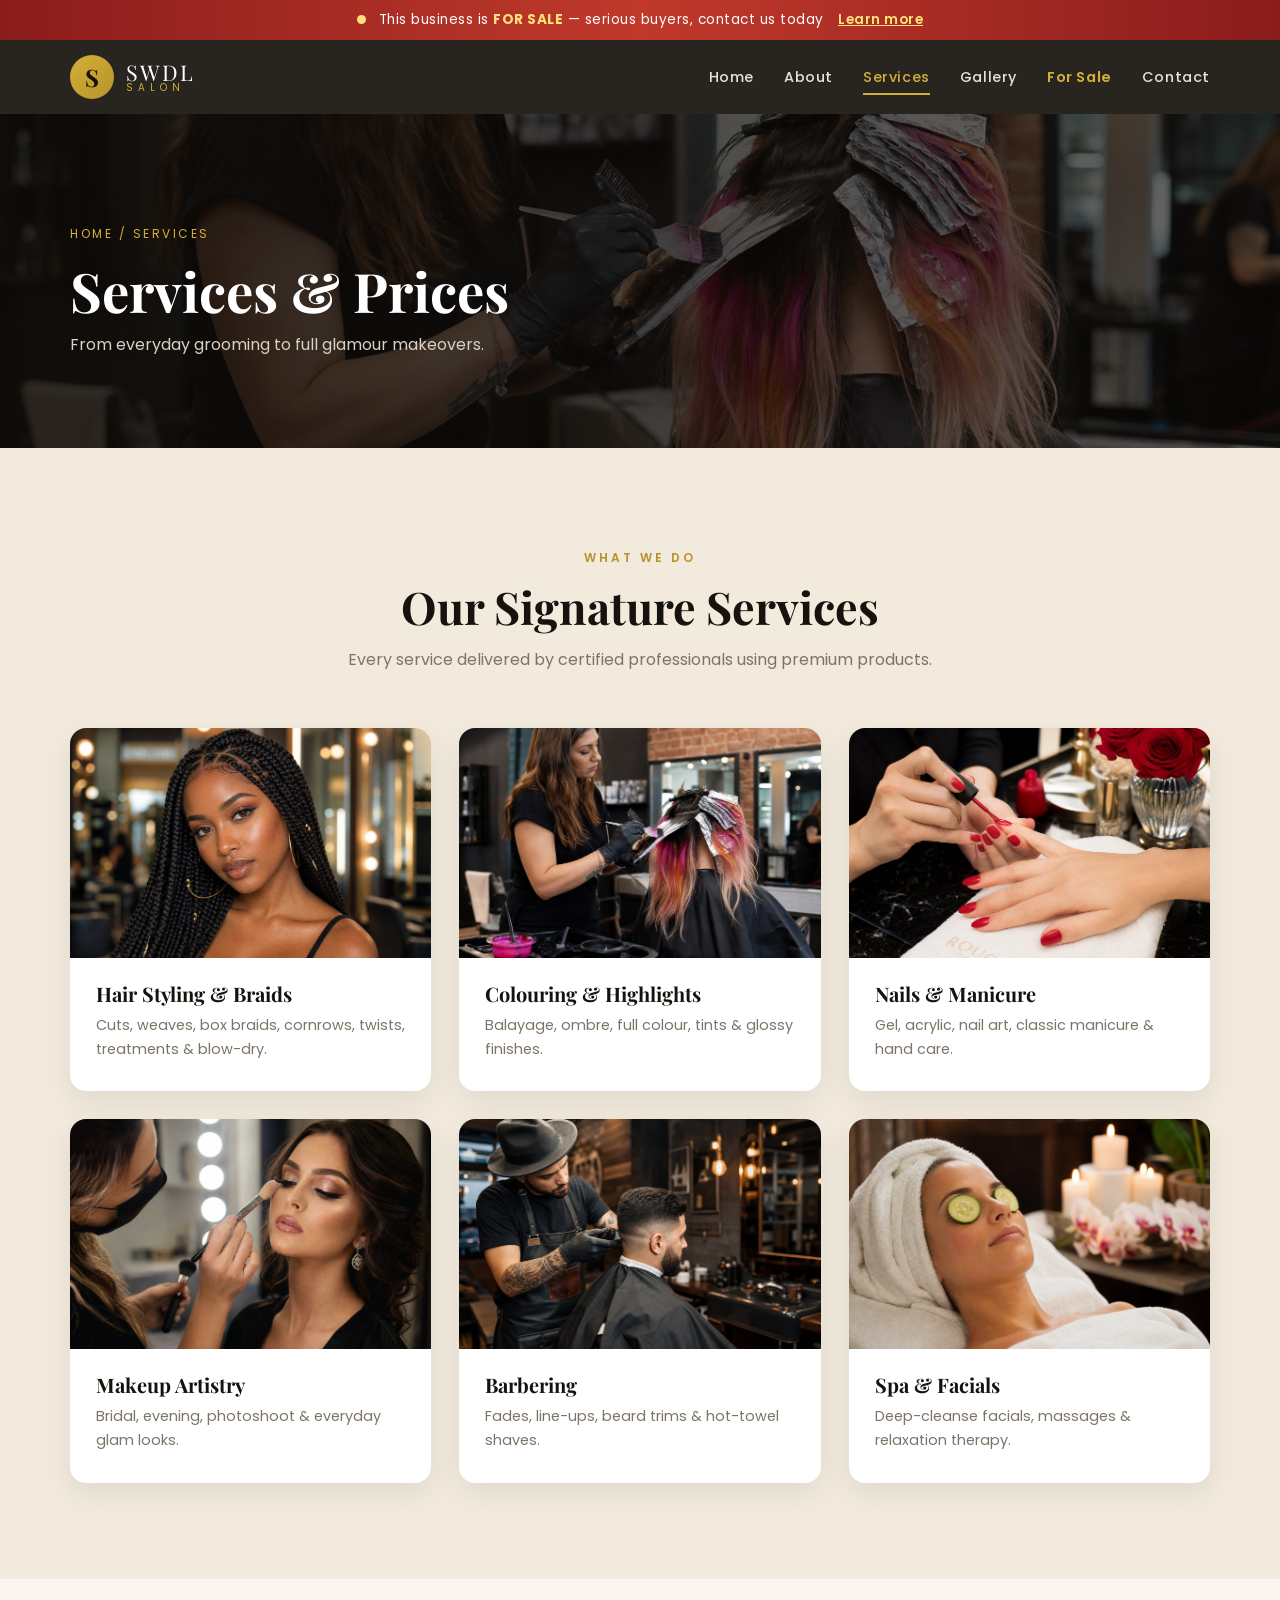
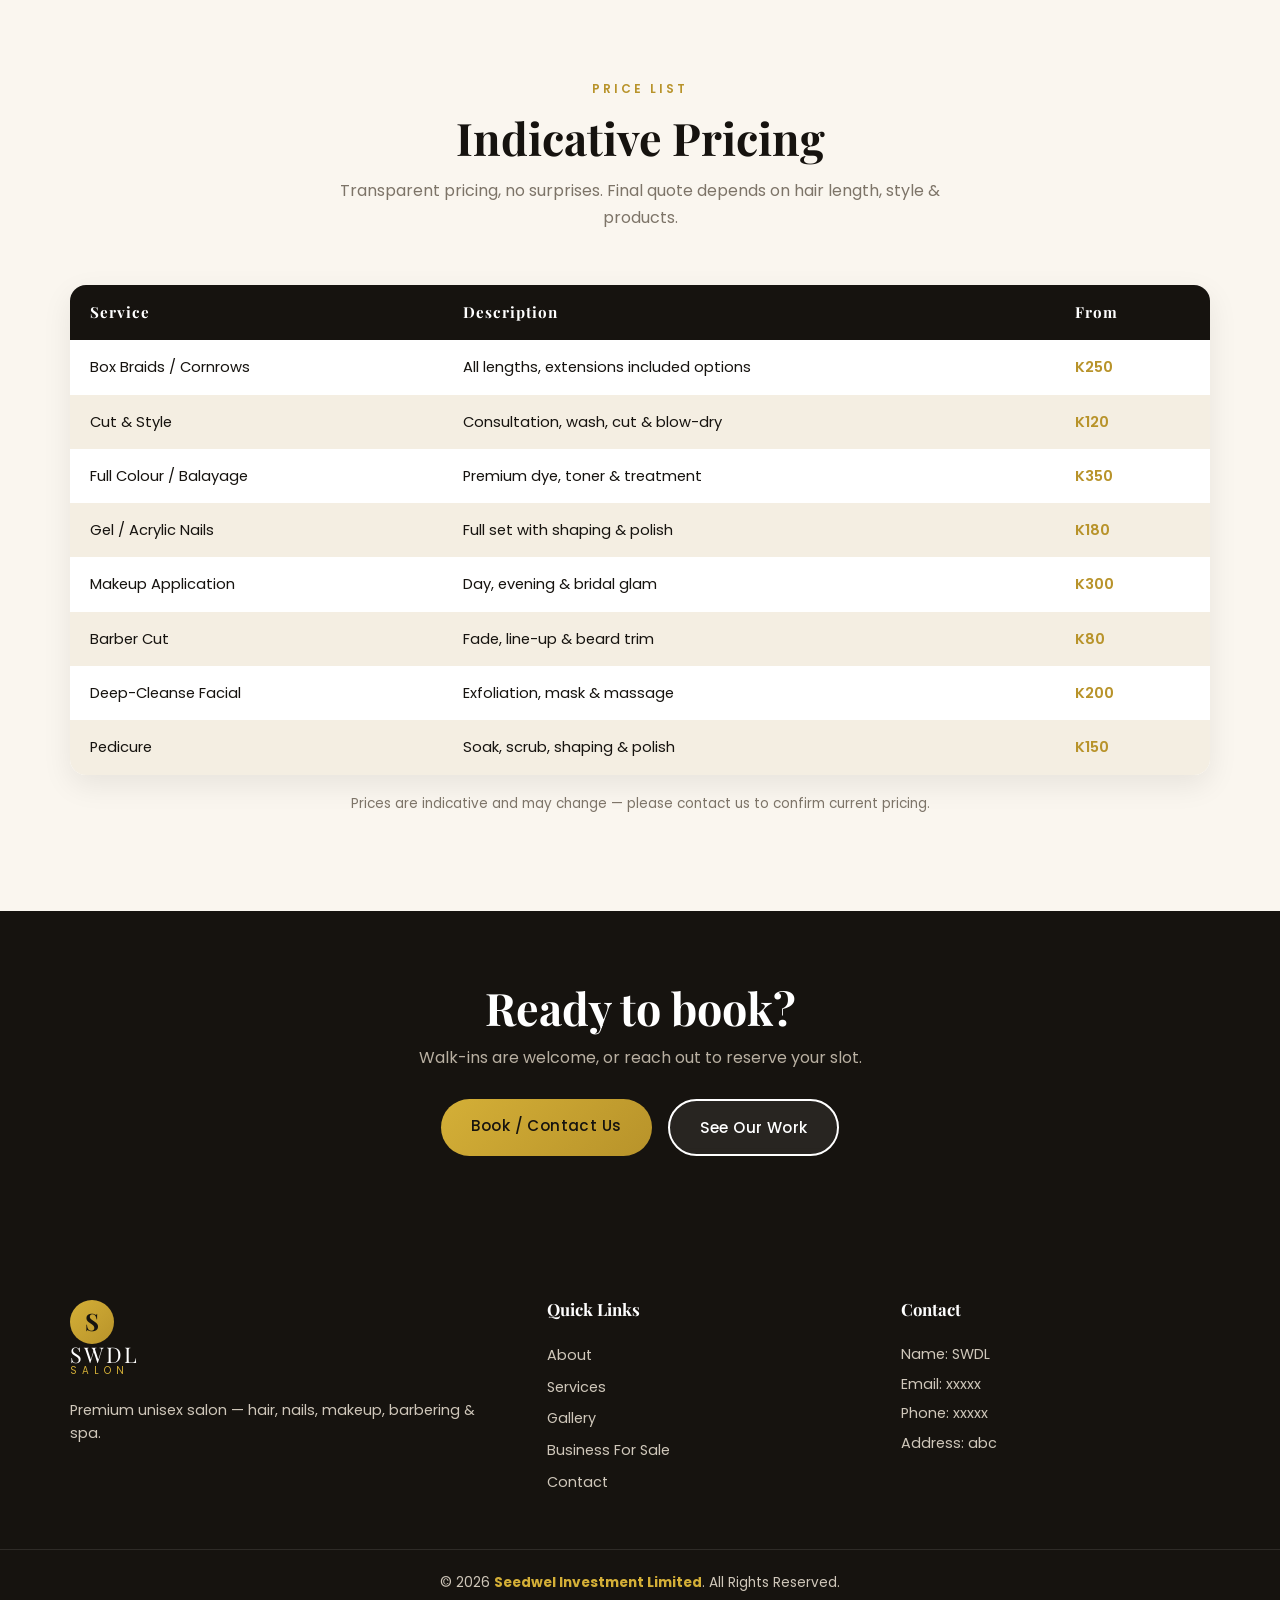
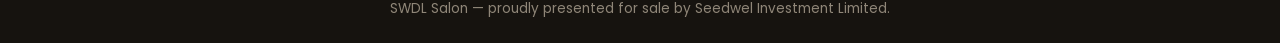
<file: services.html>
<!DOCTYPE html>
<html lang="en">
<head>
  <meta charset="UTF-8" />
  <meta name="viewport" content="width=device-width, initial-scale=1.0" />
  <title>Services &amp; Prices — SWDL Salon</title>
  <meta name="description" content="Hair styling, braids, colouring, nails, makeup, barbering & spa — full service menu at SWDL Salon." />
  <link rel="preconnect" href="https://fonts.googleapis.com" />
  <link rel="preconnect" href="https://fonts.gstatic.com" crossorigin />
  <link href="https://fonts.googleapis.com/css2?family=Playfair+Display:ital,wght@0,500;0,700;1,500&family=Poppins:wght@300;400;500;600&display=swap" rel="stylesheet" />
  <link rel="stylesheet" href="css/style.css" />
</head>
<body>

  <div class="sale-ribbon">
    <span class="blink-dot"></span>
    This business is <strong>FOR SALE</strong> — serious buyers, contact us today
    <a href="for-sale.html" class="ribbon-link">Learn more</a>
  </div>

  <header class="navbar" id="navbar">
    <div class="container nav-inner">
      <a href="index.html" class="brand">
        <span class="brand-mark">S</span>
        <span class="brand-text">SWDL<small>Salon</small></span>
      </a>
      <nav class="nav-links" id="navLinks">
        <a href="index.html">Home</a>
        <a href="about.html">About</a>
        <a href="services.html">Services</a>
        <a href="gallery.html">Gallery</a>
        <a href="for-sale.html" class="nav-sale">For Sale</a>
        <a href="contact.html">Contact</a>
      </nav>
      <button class="nav-toggle" id="navToggle" aria-label="Toggle menu">
        <span></span><span></span><span></span>
      </button>
    </div>
  </header>

  <section class="page-banner" style="background-image:url('images/gallery-color.jpg')">
    <div class="page-banner-overlay"></div>
    <div class="container">
      <span class="crumb">Home / Services</span>
      <h1>Services &amp; Prices</h1>
      <p>From everyday grooming to full glamour makeovers.</p>
    </div>
  </section>

  <!-- ======= SERVICES ======= -->
  <section class="services section">
    <div class="container">
      <div class="section-head">
        <span class="eyebrow">What We Do</span>
        <h2>Our Signature Services</h2>
        <p>Every service delivered by certified professionals using premium products.</p>
      </div>
      <div class="services-grid">
        <article class="service-card">
          <div class="service-img"><img src="images/hero3.jpg" alt="Hair styling and braids" /></div>
          <div class="service-body">
            <h3>Hair Styling &amp; Braids</h3>
            <p>Cuts, weaves, box braids, cornrows, twists, treatments &amp; blow-dry.</p>
          </div>
        </article>
        <article class="service-card">
          <div class="service-img"><img src="images/gallery-color.jpg" alt="Hair colouring" /></div>
          <div class="service-body">
            <h3>Colouring &amp; Highlights</h3>
            <p>Balayage, ombre, full colour, tints &amp; glossy finishes.</p>
          </div>
        </article>
        <article class="service-card">
          <div class="service-img"><img src="images/gallery-nails.jpg" alt="Manicure and nails" /></div>
          <div class="service-body">
            <h3>Nails &amp; Manicure</h3>
            <p>Gel, acrylic, nail art, classic manicure &amp; hand care.</p>
          </div>
        </article>
        <article class="service-card">
          <div class="service-img"><img src="images/gallery-makeup.jpg" alt="Makeup artistry" /></div>
          <div class="service-body">
            <h3>Makeup Artistry</h3>
            <p>Bridal, evening, photoshoot &amp; everyday glam looks.</p>
          </div>
        </article>
        <article class="service-card">
          <div class="service-img"><img src="images/gallery-barber.jpg" alt="Barbering" /></div>
          <div class="service-body">
            <h3>Barbering</h3>
            <p>Fades, line-ups, beard trims &amp; hot-towel shaves.</p>
          </div>
        </article>
        <article class="service-card">
          <div class="service-img"><img src="images/gallery-spa.jpg" alt="Spa and facials" /></div>
          <div class="service-body">
            <h3>Spa &amp; Facials</h3>
            <p>Deep-cleanse facials, massages &amp; relaxation therapy.</p>
          </div>
        </article>
      </div>
    </div>
  </section>

  <!-- ======= PRICE LIST ======= -->
  <section class="section">
    <div class="container">
      <div class="section-head">
        <span class="eyebrow">Price List</span>
        <h2>Indicative Pricing</h2>
        <p>Transparent pricing, no surprises. Final quote depends on hair length, style &amp; products.</p>
      </div>
      <div class="pricing-wrap">
        <table class="pricing">
          <thead>
            <tr><th>Service</th><th>Description</th><th>From</th></tr>
          </thead>
          <tbody>
            <tr><td>Box Braids / Cornrows</td><td>All lengths, extensions included options</td><td class="price">K250</td></tr>
            <tr><td>Cut &amp; Style</td><td>Consultation, wash, cut &amp; blow-dry</td><td class="price">K120</td></tr>
            <tr><td>Full Colour / Balayage</td><td>Premium dye, toner &amp; treatment</td><td class="price">K350</td></tr>
            <tr><td>Gel / Acrylic Nails</td><td>Full set with shaping &amp; polish</td><td class="price">K180</td></tr>
            <tr><td>Makeup Application</td><td>Day, evening &amp; bridal glam</td><td class="price">K300</td></tr>
            <tr><td>Barber Cut</td><td>Fade, line-up &amp; beard trim</td><td class="price">K80</td></tr>
            <tr><td>Deep-Cleanse Facial</td><td>Exfoliation, mask &amp; massage</td><td class="price">K200</td></tr>
            <tr><td>Pedicure</td><td>Soak, scrub, shaping &amp; polish</td><td class="price">K150</td></tr>
          </tbody>
        </table>
      </div>
      <p class="pricing-note">Prices are indicative and may change — please contact us to confirm current pricing.</p>
    </div>
  </section>

  <section class="cta-band">
    <div class="container">
      <h2>Ready to book?</h2>
      <p>Walk-ins are welcome, or reach out to reserve your slot.</p>
      <div class="cta-btns">
        <a href="contact.html" class="btn btn-gold">Book / Contact Us</a>
        <a href="gallery.html" class="btn btn-outline">See Our Work</a>
      </div>
    </div>
  </section>

  <footer class="footer">
    <div class="container footer-grid">
      <div>
        <a href="index.html" class="brand light">
          <span class="brand-mark">S</span>
          <span class="brand-text">SWDL<small>Salon</small></span>
        </a>
        <p class="footer-blurb">Premium unisex salon — hair, nails, makeup, barbering &amp; spa.</p>
      </div>
      <div>
        <h4>Quick Links</h4>
        <a href="about.html">About</a>
        <a href="services.html">Services</a>
        <a href="gallery.html">Gallery</a>
        <a href="for-sale.html">Business For Sale</a>
        <a href="contact.html">Contact</a>
      </div>
      <div>
        <h4>Contact</h4>
        <p>Name: SWDL</p>
        <p>Email: xxxxx</p>
        <p>Phone: xxxxx</p>
        <p>Address: abc</p>
      </div>
    </div>
    <div class="footer-bottom">
      <div class="container">
        <p>© <span id="year">2026</span> <strong>Seedwel Investment Limited</strong>. All Rights Reserved.</p>
        <p class="footer-tag">SWDL Salon — proudly presented for sale by Seedwel Investment Limited.</p>
      </div>
    </div>
  </footer>

  <script src="js/main.js"></script>
</body>
</html>
</file>
<file: css/style.css>
/* ================= SWDL SALON — Seedwel Investment Limited ================= */
:root {
  --gold: #d4af37;
  --gold-deep: #b8932a;
  --dark: #16130f;
  --charcoal: #221d17;
  --cream: #faf6ef;
  --muted: #7d7468;
  --white: #ffffff;
  --shadow: 0 18px 50px rgba(0, 0, 0, 0.18);
  --radius: 16px;
  --font-head: 'Playfair Display', Georgia, serif;
  --font-body: 'Poppins', 'Segoe UI', sans-serif;
}

* { margin: 0; padding: 0; box-sizing: border-box; }
html { scroll-behavior: smooth; }
body {
  font-family: var(--font-body);
  color: var(--dark);
  background: var(--cream);
  line-height: 1.65;
  overflow-x: hidden;
}
img { display: block; max-width: 100%; }
a { color: inherit; text-decoration: none; }
.container { width: min(1140px, 92%); margin-inline: auto; }
.section { padding: 96px 0; }

h1, h2, h3 { font-family: var(--font-head); line-height: 1.2; }
h2 { font-size: clamp(1.9rem, 4vw, 2.8rem); margin-bottom: 14px; }

.eyebrow {
  display: inline-block;
  text-transform: uppercase;
  letter-spacing: 3px;
  font-size: 0.75rem;
  font-weight: 600;
  color: var(--gold-deep);
  margin-bottom: 12px;
}
.eyebrow.light { color: var(--gold); }
.gold { color: var(--gold); }

.section-head { text-align: center; max-width: 640px; margin: 0 auto 54px; }
.section-head p { color: var(--muted); }

/* ---------- Buttons ---------- */
.btn {
  display: inline-block;
  padding: 14px 30px;
  border-radius: 50px;
  font-weight: 500;
  font-size: 0.95rem;
  letter-spacing: 0.4px;
  transition: transform 0.25s ease, box-shadow 0.25s ease, background 0.25s ease;
  cursor: pointer;
  border: none;
}
.btn:hover { transform: translateY(-3px); box-shadow: 0 12px 28px rgba(0,0,0,0.25); }
.btn-gold { background: linear-gradient(135deg, var(--gold), var(--gold-deep)); color: var(--dark); }
.btn-outline { border: 2px solid var(--white); color: var(--white); background: rgba(255,255,255,0.08); backdrop-filter: blur(4px); }
.btn-dark { background: var(--dark); color: var(--white); }

/* ---------- Sale ribbon ---------- */
.sale-ribbon {
  background: linear-gradient(90deg, #8a1c1c, #c0392b, #8a1c1c);
  color: #fff;
  text-align: center;
  font-size: 0.85rem;
  padding: 9px 14px;
  letter-spacing: 0.5px;
  position: relative;
  z-index: 60;
}
.sale-ribbon strong { color: #ffe27a; }
.ribbon-link {
  margin-left: 10px;
  text-decoration: underline;
  font-weight: 600;
  color: #ffe27a;
}
.blink-dot {
  display: inline-block;
  width: 9px; height: 9px;
  background: #ffe27a;
  border-radius: 50%;
  margin-right: 8px;
  animation: blink 1.1s infinite;
}
@keyframes blink { 0%,100% { opacity: 1; } 50% { opacity: 0.25; } }

/* ---------- Navbar ---------- */
.navbar {
  position: sticky;
  top: 0;
  z-index: 50;
  background: rgba(22, 19, 15, 0.92);
  backdrop-filter: blur(10px);
  transition: box-shadow 0.3s ease;
}
.navbar.scrolled { box-shadow: 0 6px 30px rgba(0,0,0,0.35); }
.nav-inner { display: flex; align-items: center; justify-content: space-between; height: 74px; }

.brand { display: flex; align-items: center; gap: 12px; color: var(--white); }
.brand-mark {
  width: 44px; height: 44px;
  display: grid; place-items: center;
  background: linear-gradient(135deg, var(--gold), var(--gold-deep));
  color: var(--dark);
  font-family: var(--font-head);
  font-weight: 700;
  font-size: 1.5rem;
  border-radius: 50%;
}
.brand-text { font-family: var(--font-head); font-size: 1.35rem; letter-spacing: 2px; display: flex; flex-direction: column; line-height: 1; }
.brand-text small { font-size: 0.62rem; letter-spacing: 5px; color: var(--gold); text-transform: uppercase; font-family: var(--font-body); }
.brand.light { color: var(--white); }

.nav-links { display: flex; gap: 30px; }
.nav-links a {
  color: #e8e2d8;
  font-size: 0.9rem;
  font-weight: 500;
  letter-spacing: 0.6px;
  position: relative;
  padding: 6px 0;
}
.nav-links a::after {
  content: '';
  position: absolute;
  left: 0; bottom: 0;
  width: 0; height: 2px;
  background: var(--gold);
  transition: width 0.3s ease;
}
.nav-links a:hover::after { width: 100%; }
.nav-links .nav-sale { color: var(--gold); font-weight: 600; }

.nav-toggle { display: none; background: none; border: none; cursor: pointer; flex-direction: column; gap: 5px; }
.nav-toggle span { width: 26px; height: 2px; background: var(--white); display: block; transition: 0.3s; }

/* ---------- Hero ---------- */
.hero { position: relative; height: min(88vh, 760px); min-height: 540px; overflow: hidden; display: flex; align-items: center; }
.hero-slider { position: absolute; inset: 0; }
.hero-slide {
  position: absolute; inset: 0;
  background-size: cover;
  background-position: center;
  opacity: 0;
  transform: scale(1.06);
  transition: opacity 1.4s ease, transform 6s ease;
}
.hero-slide.active { opacity: 1; transform: scale(1); }
.hero-overlay {
  position: absolute; inset: 0;
  background: linear-gradient(100deg, rgba(15,12,8,0.88) 20%, rgba(15,12,8,0.45) 60%, rgba(15,12,8,0.25));
}
.hero-content { position: relative; z-index: 5; color: var(--white); max-width: 1140px; }
.hero-badge {
  display: inline-block;
  border: 1px solid rgba(212,175,55,0.7);
  color: var(--gold);
  padding: 7px 18px;
  border-radius: 50px;
  font-size: 0.75rem;
  letter-spacing: 3px;
  text-transform: uppercase;
  margin-bottom: 22px;
}
.hero h1 { font-size: clamp(2.6rem, 6vw, 4.4rem); font-weight: 700; margin-bottom: 18px; }
.hero h1 em { color: var(--gold); font-style: italic; }
.hero p { max-width: 520px; font-size: 1.05rem; color: #e9e2d6; font-weight: 300; margin-bottom: 32px; }
.hero-cta { display: flex; gap: 16px; flex-wrap: wrap; }

.hero-dots { display: flex; gap: 10px; margin-top: 44px; }
.hero-dots .dot {
  width: 12px; height: 12px;
  border-radius: 50%;
  border: 2px solid rgba(255,255,255,0.7);
  background: transparent;
  cursor: pointer;
  transition: 0.3s;
}
.hero-dots .dot.active { background: var(--gold); border-color: var(--gold); transform: scale(1.15); }

.hero-arrows button {
  position: absolute;
  top: 50%; transform: translateY(-50%);
  z-index: 6;
  width: 48px; height: 48px;
  border-radius: 50%;
  border: 1px solid rgba(255,255,255,0.4);
  background: rgba(0,0,0,0.3);
  color: #fff;
  font-size: 1rem;
  cursor: pointer;
  transition: 0.3s;
}
.hero-arrows button:hover { background: var(--gold); color: var(--dark); border-color: var(--gold); }
#heroPrev { left: 22px; }
#heroNext { right: 22px; }

/* ---------- Stats ---------- */
.stats { background: var(--dark); color: var(--white); padding: 42px 0; }
.stats-grid { display: grid; grid-template-columns: repeat(4, 1fr); gap: 20px; text-align: center; }
.stat strong { display: block; font-family: var(--font-head); font-size: 2.2rem; color: var(--gold); }
.stat span { font-size: 0.82rem; letter-spacing: 1.5px; text-transform: uppercase; color: #b9b0a2; }

/* ---------- About ---------- */
.about-grid { display: grid; grid-template-columns: 1fr 1.1fr; gap: 64px; align-items: center; }
.about-media { position: relative; }
.about-media img { border-radius: var(--radius); box-shadow: var(--shadow); aspect-ratio: 4/4.6; object-fit: cover; }
.about-card {
  position: absolute;
  bottom: -24px; right: -14px;
  background: var(--dark); color: var(--white);
  padding: 22px 28px;
  border-radius: var(--radius);
  border-left: 4px solid var(--gold);
  box-shadow: var(--shadow);
}
.about-card strong { display: block; font-family: var(--font-head); font-size: 1.1rem; color: var(--gold); }
.about-card span { font-size: 0.85rem; color: #cfc7ba; }
.about-text p { color: var(--muted); margin-bottom: 20px; }
.about-list { list-style: none; margin-bottom: 30px; }
.about-list li { padding: 7px 0; color: var(--charcoal); font-size: 0.95rem; }

/* ---------- Services ---------- */
.services { background: #f1eadd; }
.services-grid { display: grid; grid-template-columns: repeat(3, 1fr); gap: 28px; }
.service-card {
  background: var(--white);
  border-radius: var(--radius);
  overflow: hidden;
  box-shadow: 0 10px 30px rgba(0,0,0,0.08);
  transition: transform 0.35s ease, box-shadow 0.35s ease;
}
.service-card:hover { transform: translateY(-8px); box-shadow: var(--shadow); }
.service-img { height: 230px; overflow: hidden; }
.service-img img { width: 100%; height: 100%; object-fit: cover; transition: transform 0.6s ease; }
.service-card:hover .service-img img { transform: scale(1.08); }
.service-body { padding: 24px 26px 30px; }
.service-body h3 { font-size: 1.25rem; margin-bottom: 8px; }
.service-body p { color: var(--muted); font-size: 0.9rem; }

/* ---------- Gallery marquee (auto-playing) ---------- */
.gallery { background: var(--cream); overflow: hidden; }
.gallery-marquee { overflow: hidden; margin-bottom: 60px; }
.marquee-track {
  display: flex;
  gap: 22px;
  width: max-content;
  animation: marquee 42s linear infinite;
}
.gallery-marquee:hover .marquee-track { animation-play-state: paused; }
@keyframes marquee { from { transform: translateX(0); } to { transform: translateX(-50%); } }
.marquee-track figure {
  position: relative;
  width: 320px; height: 230px;
  border-radius: 14px;
  overflow: hidden;
  cursor: pointer;
  flex-shrink: 0;
}
.marquee-track img { width: 100%; height: 100%; object-fit: cover; transition: transform 0.5s ease; }
.marquee-track figure:hover img { transform: scale(1.07); }
.marquee-track figcaption {
  position: absolute;
  left: 0; right: 0; bottom: 0;
  padding: 26px 16px 12px;
  background: linear-gradient(transparent, rgba(0,0,0,0.75));
  color: #fff;
  font-size: 0.85rem;
  letter-spacing: 1.5px;
  text-transform: uppercase;
}

/* ---------- Featured auto-playing slider ---------- */
.feature-slider {
  position: relative;
  border-radius: var(--radius);
  overflow: hidden;
  box-shadow: var(--shadow);
  height: 460px;
}
.feature-slide {
  position: absolute; inset: 0;
  opacity: 0;
  transition: opacity 1.2s ease;
}
.feature-slide.active { opacity: 1; }
.feature-slide img { width: 100%; height: 100%; object-fit: cover; }
.feature-caption {
  position: absolute;
  left: 0; bottom: 0; right: 0;
  padding: 70px 44px 34px;
  background: linear-gradient(transparent, rgba(10,8,5,0.85));
  color: #fff;
}
.feature-caption h3 { font-size: 1.6rem; color: var(--gold); margin-bottom: 6px; }
.feature-caption p { color: #ddd5c8; font-size: 0.95rem; }
.feature-dots { position: absolute; right: 26px; bottom: 24px; display: flex; gap: 8px; z-index: 5; }
.feature-dots .dot {
  width: 11px; height: 11px;
  border-radius: 50%;
  background: rgba(255,255,255,0.45);
  border: none; cursor: pointer;
  transition: 0.3s;
}
.feature-dots .dot.active { background: var(--gold); transform: scale(1.2); }

/* ---------- For Sale ---------- */
.for-sale {
  background: linear-gradient(rgba(14,11,8,0.92), rgba(14,11,8,0.92)), url('../images/hero1.jpg') center/cover fixed;
  color: var(--white);
}
.for-sale-grid { display: grid; grid-template-columns: 1.1fr 1fr; gap: 60px; align-items: center; }
.for-sale-text p { color: #cfc7ba; margin-bottom: 22px; }
.sale-list { list-style: none; margin-bottom: 32px; }
.sale-list li { padding: 8px 0; color: #e9e2d6; font-size: 0.95rem; }
.for-sale-media { position: relative; }
.for-sale-media img { border-radius: var(--radius); box-shadow: var(--shadow); aspect-ratio: 1/1.05; object-fit: cover; }
.sale-stamp {
  position: absolute;
  top: -26px; left: -26px;
  width: 118px; height: 118px;
  display: grid; place-items: center;
  text-align: center;
  background: #c0392b;
  color: #fff;
  font-family: var(--font-head);
  font-weight: 700;
  font-size: 1.35rem;
  line-height: 1.15;
  letter-spacing: 2px;
  border-radius: 50%;
  border: 4px dashed rgba(255,255,255,0.85);
  transform: rotate(-12deg);
  animation: pulse 2.2s infinite;
  box-shadow: 0 14px 34px rgba(0,0,0,0.4);
}
@keyframes pulse { 0%,100% { transform: rotate(-12deg) scale(1); } 50% { transform: rotate(-12deg) scale(1.07); } }

/* ---------- Contact ---------- */
.contact-grid { display: grid; grid-template-columns: repeat(4, 1fr); gap: 22px; margin-bottom: 60px; }
.contact-card {
  background: var(--white);
  border-radius: var(--radius);
  padding: 34px 22px;
  text-align: center;
  box-shadow: 0 10px 30px rgba(0,0,0,0.07);
  border-top: 3px solid var(--gold);
  transition: transform 0.3s ease;
}
.contact-card:hover { transform: translateY(-6px); }
.contact-icon { font-size: 2rem; margin-bottom: 12px; }
.contact-card h3 { font-size: 1.05rem; margin-bottom: 6px; }
.contact-card p { color: var(--muted); font-size: 0.92rem; word-break: break-word; }
.contact-card a:hover { color: var(--gold-deep); }

.contact-form {
  max-width: 720px;
  margin: 0 auto;
  background: var(--white);
  padding: 44px;
  border-radius: var(--radius);
  box-shadow: 0 10px 30px rgba(0,0,0,0.07);
}
.contact-form h3 { margin-bottom: 22px; font-size: 1.4rem; }
.form-row { display: grid; grid-template-columns: 1fr 1fr; gap: 16px; }
.contact-form input, .contact-form textarea {
  width: 100%;
  padding: 14px 16px;
  margin-bottom: 16px;
  border: 1.5px solid #e3dccd;
  border-radius: 10px;
  font-family: var(--font-body);
  font-size: 0.92rem;
  background: var(--cream);
  transition: border 0.3s;
}
.contact-form input:focus, .contact-form textarea:focus { outline: none; border-color: var(--gold); }
.form-note { margin-top: 14px; font-size: 0.9rem; color: var(--gold-deep); text-align: center; }

/* ---------- Footer ---------- */
.footer { background: var(--dark); color: #cfc7ba; }
.footer-grid { display: grid; grid-template-columns: 1.4fr 1fr 1fr; gap: 44px; padding: 70px 0 50px; }
.footer h4 { color: var(--white); font-family: var(--font-head); margin-bottom: 16px; font-size: 1.05rem; }
.footer-grid a { display: block; padding: 4px 0; font-size: 0.9rem; }
.footer-grid a:hover { color: var(--gold); }
.footer-grid p { font-size: 0.9rem; padding: 3px 0; }
.footer-blurb { margin-top: 16px; font-size: 0.88rem; }
.footer-bottom { border-top: 1px solid rgba(255,255,255,0.1); padding: 22px 0; text-align: center; }
.footer-bottom p { font-size: 0.85rem; }
.footer-bottom strong { color: var(--gold); }
.footer-tag { color: #8f8678; font-size: 0.78rem; margin-top: 4px; }

/* ---------- Lightbox ---------- */
.lightbox {
  position: fixed; inset: 0;
  background: rgba(0,0,0,0.9);
  display: none;
  place-items: center;
  z-index: 100;
  padding: 30px;
}
.lightbox.open { display: grid; }
.lightbox img { max-width: 90%; max-height: 86vh; border-radius: 12px; box-shadow: 0 30px 80px rgba(0,0,0,0.6); }
.lightbox-close {
  position: absolute;
  top: 24px; right: 32px;
  background: none; border: none;
  color: #fff; font-size: 2.4rem;
  cursor: pointer;
}

/* ---------- Multi-page components ---------- */
.center-btn { text-align: center; margin-top: 44px; }

/* Inner page banner */
.page-banner {
  position: relative;
  padding: 110px 0 90px;
  background-size: cover;
  background-position: center;
  color: var(--white);
}
.page-banner-overlay { position: absolute; inset: 0; background: linear-gradient(100deg, rgba(14,11,8,0.88), rgba(14,11,8,0.6)); }
.page-banner .container { position: relative; }
.page-banner h1 { font-size: clamp(2.2rem, 5vw, 3.4rem); margin-bottom: 8px; }
.page-banner p { color: #d9d1c3; max-width: 560px; }
.page-banner .crumb {
  display: block;
  font-size: 0.75rem;
  letter-spacing: 2.5px;
  text-transform: uppercase;
  color: var(--gold);
  margin-bottom: 14px;
}

/* Active nav link */
.nav-links a.active { color: var(--gold); }
.nav-links a.active::after { width: 100%; }

/* Value / include cards */
.value-grid { display: grid; grid-template-columns: repeat(4, 1fr); gap: 22px; }
.value-card {
  background: var(--white);
  padding: 32px 24px;
  border-radius: var(--radius);
  box-shadow: 0 10px 30px rgba(0,0,0,0.07);
  text-align: center;
  border-top: 3px solid var(--gold);
  transition: transform 0.3s ease;
}
.value-card:hover { transform: translateY(-6px); }
.value-icon { font-size: 2rem; margin-bottom: 12px; }
.value-card h3 { font-size: 1.1rem; margin-bottom: 8px; }
.value-card p { color: var(--muted); font-size: 0.88rem; }
.value-grid.cols-3 { grid-template-columns: repeat(3, 1fr); }

/* CTA band */
.cta-band { background: var(--dark); color: var(--white); padding: 70px 0; text-align: center; }
.cta-band h2 { margin-bottom: 10px; }
.cta-band h2, .cta-band p { max-width: 640px; margin-left: auto; margin-right: auto; }
.cta-band p { color: #b9b0a2; margin-bottom: 28px; }
.cta-btns { display: flex; gap: 16px; justify-content: center; flex-wrap: wrap; }

/* Pricing table */
.pricing-wrap { overflow-x: auto; border-radius: var(--radius); box-shadow: 0 10px 30px rgba(0,0,0,0.08); }
.pricing { width: 100%; border-collapse: collapse; background: var(--white); min-width: 560px; }
.pricing th, .pricing td { padding: 15px 20px; text-align: left; font-size: 0.92rem; }
.pricing thead th {
  background: var(--dark);
  color: var(--white);
  font-family: var(--font-head);
  font-size: 0.95rem;
  letter-spacing: 1px;
}
.pricing tbody tr:nth-child(even) { background: #f4eee2; }
.pricing tbody tr:hover { background: #efe6d2; }
.pricing .price { color: var(--gold-deep); font-weight: 600; white-space: nowrap; }
.pricing-note { text-align: center; color: var(--muted); font-size: 0.85rem; margin-top: 18px; }

/* Photo grid (gallery page) */
.photo-grid { display: grid; grid-template-columns: repeat(3, 1fr); gap: 20px; }
.photo-grid figure {
  position: relative;
  height: 260px;
  border-radius: 14px;
  overflow: hidden;
  cursor: pointer;
  box-shadow: 0 8px 24px rgba(0,0,0,0.1);
}
.photo-grid img { width: 100%; height: 100%; object-fit: cover; transition: transform 0.5s ease; }
.photo-grid figure:hover img { transform: scale(1.07); }
.photo-grid figcaption {
  position: absolute;
  left: 0; right: 0; bottom: 0;
  padding: 26px 16px 12px;
  background: linear-gradient(transparent, rgba(0,0,0,0.75));
  color: #fff;
  font-size: 0.8rem;
  letter-spacing: 1.5px;
  text-transform: uppercase;
}

/* Steps (for-sale page) */
.steps-grid { display: grid; grid-template-columns: repeat(4, 1fr); gap: 22px; }
.step-card {
  background: var(--white);
  border-radius: var(--radius);
  padding: 34px 26px;
  box-shadow: 0 10px 30px rgba(0,0,0,0.07);
  text-align: center;
  position: relative;
}
.step-num {
  display: inline-grid;
  place-items: center;
  width: 52px; height: 52px;
  border-radius: 50%;
  background: linear-gradient(135deg, var(--gold), var(--gold-deep));
  color: var(--dark);
  font-family: var(--font-head);
  font-weight: 700;
  font-size: 1.4rem;
  margin-bottom: 16px;
}
.step-card h3 { font-size: 1.15rem; margin-bottom: 8px; }
.step-card p { color: var(--muted); font-size: 0.88rem; }

/* Contact page layout */
.contact-layout { display: grid; grid-template-columns: 1.5fr 1fr; gap: 26px; align-items: start; }
.contact-layout .contact-form { margin: 0; max-width: none; }
.hours-card {
  background: var(--dark);
  color: var(--white);
  border-radius: var(--radius);
  padding: 36px 30px;
  box-shadow: var(--shadow);
}
.hours-card h3 { color: var(--gold); margin-bottom: 18px; font-size: 1.3rem; }
.hours-list { list-style: none; }
.hours-list li {
  display: flex;
  justify-content: space-between;
  gap: 12px;
  padding: 12px 0;
  border-bottom: 1px dashed rgba(255,255,255,0.18);
  font-size: 0.9rem;
}
.hours-list li:last-child { border-bottom: none; }
.hours-list span { color: #cfc7ba; }
.hours-note { margin-top: 22px; padding-top: 18px; border-top: 1px solid rgba(255,255,255,0.14); }
.hours-note p { font-size: 0.85rem; color: #b9b0a2; padding: 5px 0; }
.hours-note strong { color: var(--gold); }

/* ---------- Responsive ---------- */
@media (max-width: 900px) {
  .services-grid { grid-template-columns: repeat(2, 1fr); }
  .contact-grid { grid-template-columns: repeat(2, 1fr); }
  .about-grid, .for-sale-grid { grid-template-columns: 1fr; gap: 44px; }
  .about-card { right: 10px; }
  .sale-stamp { left: auto; right: -10px; top: -22px; }
  .footer-grid { grid-template-columns: 1fr 1fr; }
  .stats-grid { grid-template-columns: repeat(2, 1fr); gap: 30px; }
  .for-sale { background-attachment: scroll; }
}

@media (max-width: 640px) {
  .section { padding: 68px 0; }
  .nav-links {
    position: absolute;
    top: 74px; left: 0; right: 0;
    background: rgba(22,19,15,0.98);
    flex-direction: column;
    gap: 0;
    padding: 12px 0;
    display: none;
  }
  .nav-links.open { display: flex; }
  .nav-links a { padding: 13px 8%; border-bottom: 1px solid rgba(255,255,255,0.06); }
  .nav-toggle { display: flex; }
  .services-grid { grid-template-columns: 1fr; }
  .form-row { grid-template-columns: 1fr; }
  .contact-form { padding: 30px 22px; }
  .footer-grid { grid-template-columns: 1fr; }
  .feature-slider { height: 340px; }
  .marquee-track figure { width: 250px; height: 185px; }
  .hero-arrows { display: none; }
  .sale-ribbon { font-size: 0.75rem; }
  .value-grid, .steps-grid, .photo-grid, .contact-layout { grid-template-columns: 1fr; }
  .page-banner { padding: 80px 0 64px; }
  .cta-btns { flex-direction: column; align-items: center; }
}

@media (min-width: 641px) and (max-width: 900px) {
  .value-grid, .steps-grid { grid-template-columns: repeat(2, 1fr); }
  .photo-grid { grid-template-columns: repeat(2, 1fr); }
  .contact-layout { grid-template-columns: 1fr; }
}
</file>
